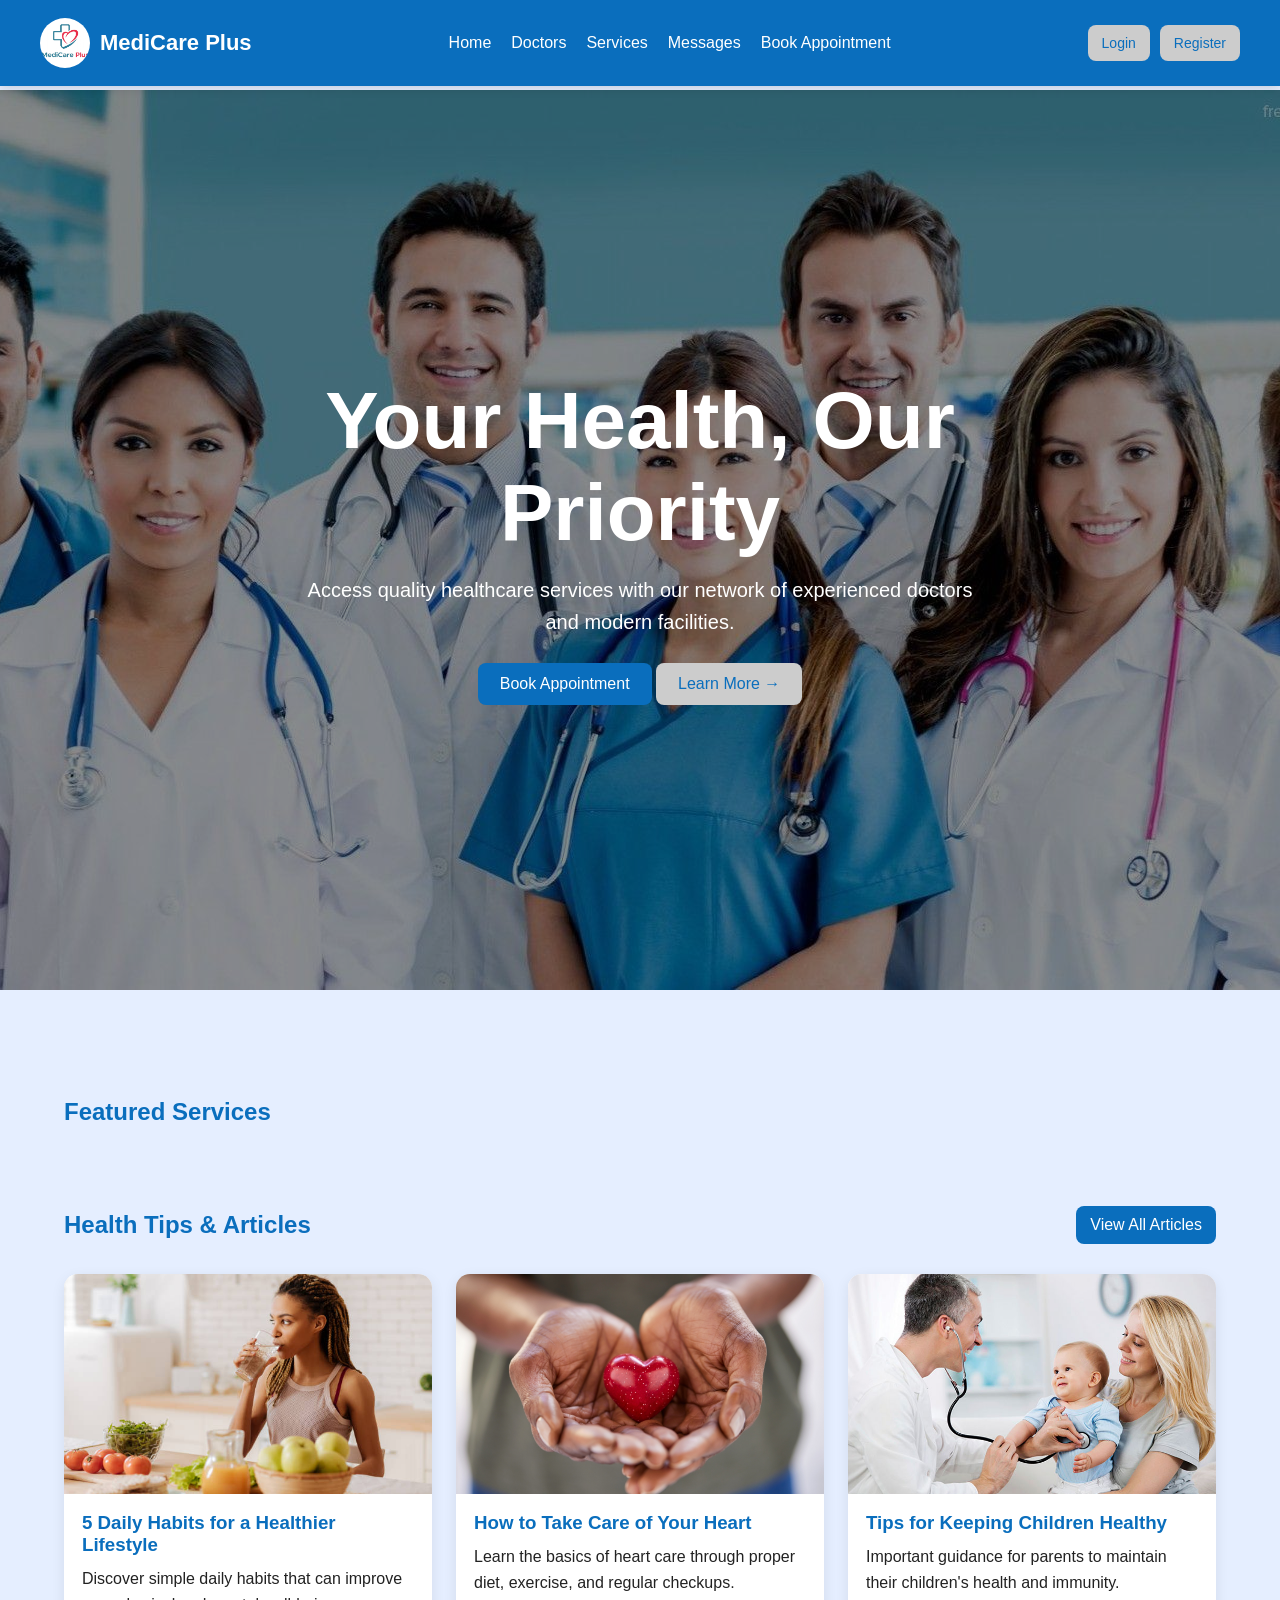
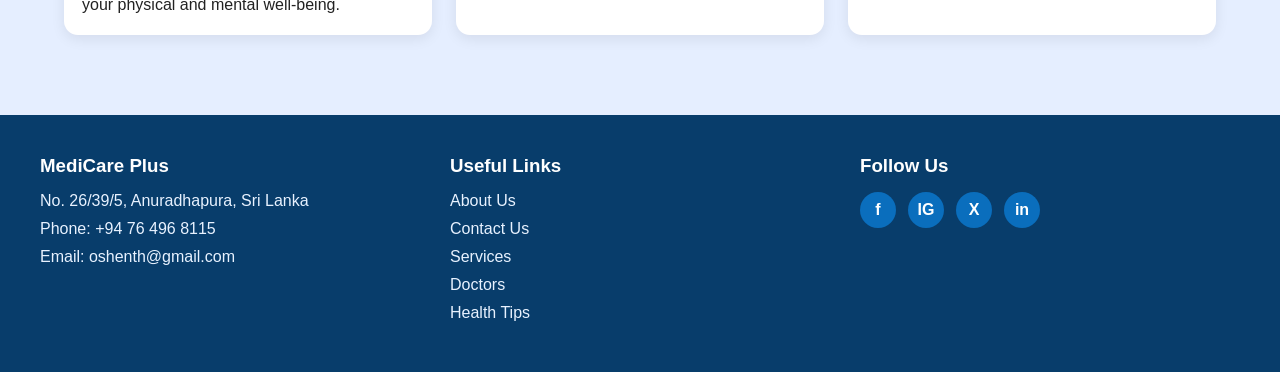
<file: frontend/index.html>
<!DOCTYPE html>
<html>

<head>
    <meta charset="UTF-8">
    <title>MediCare Plus</title>
    <link rel="stylesheet" href="css/style.css">

    <style>
        .hero-content h1 {
            font-size: 80px;
        }
    </style>
</head>

<body>
    <div id="navbar-container"></div>

    <section class="hero hero-image-section full-screen-hero">
        <div class="hero-overlay">
            <div class="hero-content">
                <h1>Your Health, Our Priority</h1>
                <p>Access quality healthcare services with our network of experienced doctors and modern facilities.</p>
                <a href="appointment.html" class="primary-btn">Book Appointment</a>
                <a href="about.html" class="secondary-btn">Learn More &rarr;</a>
            </div>
        </div>
    </section>
    <br>
    <div class="page-container">
        <section>
            <h2 class="section-title">Featured Services</h2>
            <div id="featuredServices" class="card-grid"></div>
        </section>

        <section class="home-articles-section">
            <div class="section-header-row">
                <h2 class="section-title">Health Tips & Articles</h2>
                <a href="health-tips.html" class="small-btn">View All Articles</a>
            </div>

            <div class="article-grid">
                <div class="article-card">
                    <img src="assets/article1.jpg" alt="Healthy lifestyle">
                    <div class="article-content">
                        <h3>5 Daily Habits for a Healthier Lifestyle</h3>
                        <p>Discover simple daily habits that can improve your physical and mental well-being.</p>
                    </div>
                </div>

                <div class="article-card">
                    <img src="assets/article2.jpg" alt="Heart health">
                    <div class="article-content">
                        <h3>How to Take Care of Your Heart</h3>
                        <p>Learn the basics of heart care through proper diet, exercise, and regular checkups.</p>
                    </div>
                </div>

                <div class="article-card">
                    <img src="assets/article3.jpg" alt="Child health">
                    <div class="article-content">
                        <h3>Tips for Keeping Children Healthy</h3>
                        <p>Important guidance for parents to maintain their children's health and immunity.</p>
                    </div>
                </div>
            </div>
        </section>
    </div>

    <div id="footer-container"></div>

    <script src="js/script.js"></script>
    <script src="components/navbar.js"></script>
    <script src="components/footer.js"></script>
    <script>
        function getServiceImage(service) {
            if (service.image && service.image.trim() !== "") {
                return `../backend/${service.image}`;
            }

            return "assets/default-service.jpg";
        }

        function imageErrorFallback(img) {
            img.onerror = null;
            img.src = "assets/default-service.jpg";
        }

        fetch("../backend/get_services.php")
            .then(res => res.json())
            .then(data => {
                const container = document.getElementById("featuredServices");
                container.innerHTML = "";
                data.slice(0, 3).forEach(service => {
                    container.innerHTML += `
            <div class="service-card">
                <img 
                    src="${getServiceImage(service)}" 
                    alt="${service.name}" 
                    loading="lazy"
                    onerror="imageErrorFallback(this)"
                >
                <div class="service-card-content">
                    <h3>${service.name}</h3>
                    <p>${service.description}</p>
                </div>
            </div>
        `;
                });
            });
    </script>
</body>

</html>
</file>
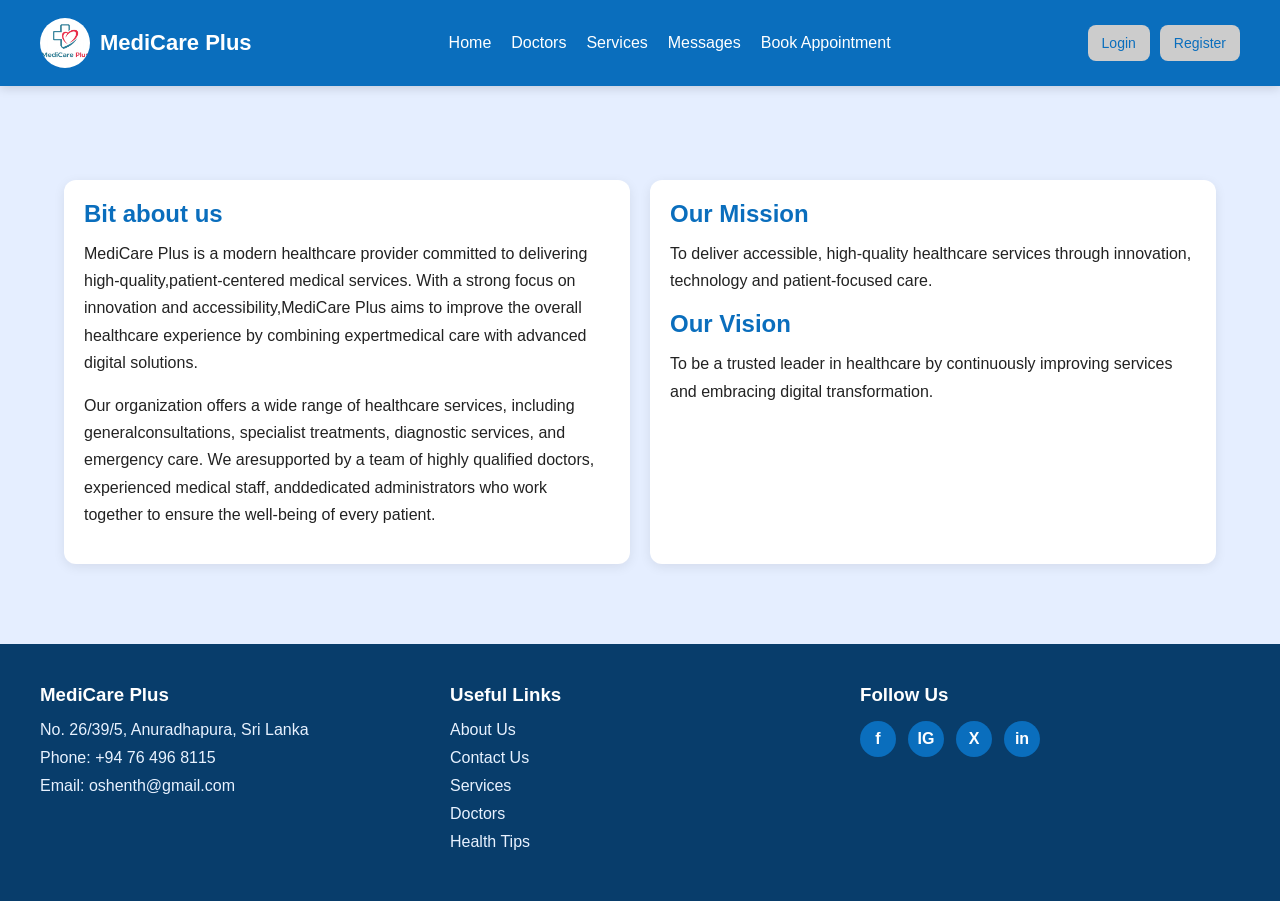
<file: frontend/about.html>
<!DOCTYPE html>
<html>

<head>
    <meta charset="UTF-8">
    <title>About Us - MediCare Plus</title>
    <link rel="stylesheet" href="css/style.css">
</head>

<body>
    <div id="navbar-container"></div>

    <section class="page-banner full-screen-banner">
        <img src="assets/about.jpg" alt="About MediCare Plus">
        <div class="page-banner-overlay">
            <h1 style="font-size: 80px;">Caring for you </h1>
            <h1 style="font-size: 80px;">and your loved ones 24/7</h1>
            <p>MediCare Plus is a modern healthcare provider
                that offers a wide range of medical services
                through a user-friendly digital platform. The
                system allows patients to search for doctors,
                book appointments, access medical records,
                and communicate with healthcare
                professionals efficiently. By integrating
                technology with healthcare services, MediCare
                Plus aims to improve accessibility,
                convenience, and overall patient experience.</p>
        </div>
    </section>

    <div class="page-container">
        <section class="info-grid">
            <div class="info-text card">
                <h2>Bit about us</h2>
                <p>
                    MediCare Plus is a modern healthcare provider committed to delivering high-quality,patient-centered
                    medical
                    services. With a strong focus on innovation and accessibility,MediCare Plus aims to improve the
                    overall healthcare
                    experience by combining expertmedical care with advanced digital solutions.
                </p>
                <p>
                    Our organization offers a wide range of healthcare services, including generalconsultations,
                    specialist treatments,
                    diagnostic services, and emergency care. We aresupported by a team of highly qualified doctors,
                    experienced medical
                    staff, anddedicated administrators who work together to ensure the well-being of every patient.
                </p>
            </div>

            <div class="info-text card">
                <h2>Our Mission</h2>
                <p>
                    To deliver accessible, high-quality healthcare services
                    through innovation, technology and patient-focused care.
                </p>

                <h2>Our Vision</h2>
                <p>
                    To be a trusted leader in healthcare by continuously improving services and embracing
                    digital transformation.
                </p>
            </div>
        </section>
    </div>

    <div id="footer-container"></div>

    <script src="js/script.js"></script>
    <script src="components/navbar.js"></script>
    <script src="components/footer.js"></script>
</body>

</html>
</file>
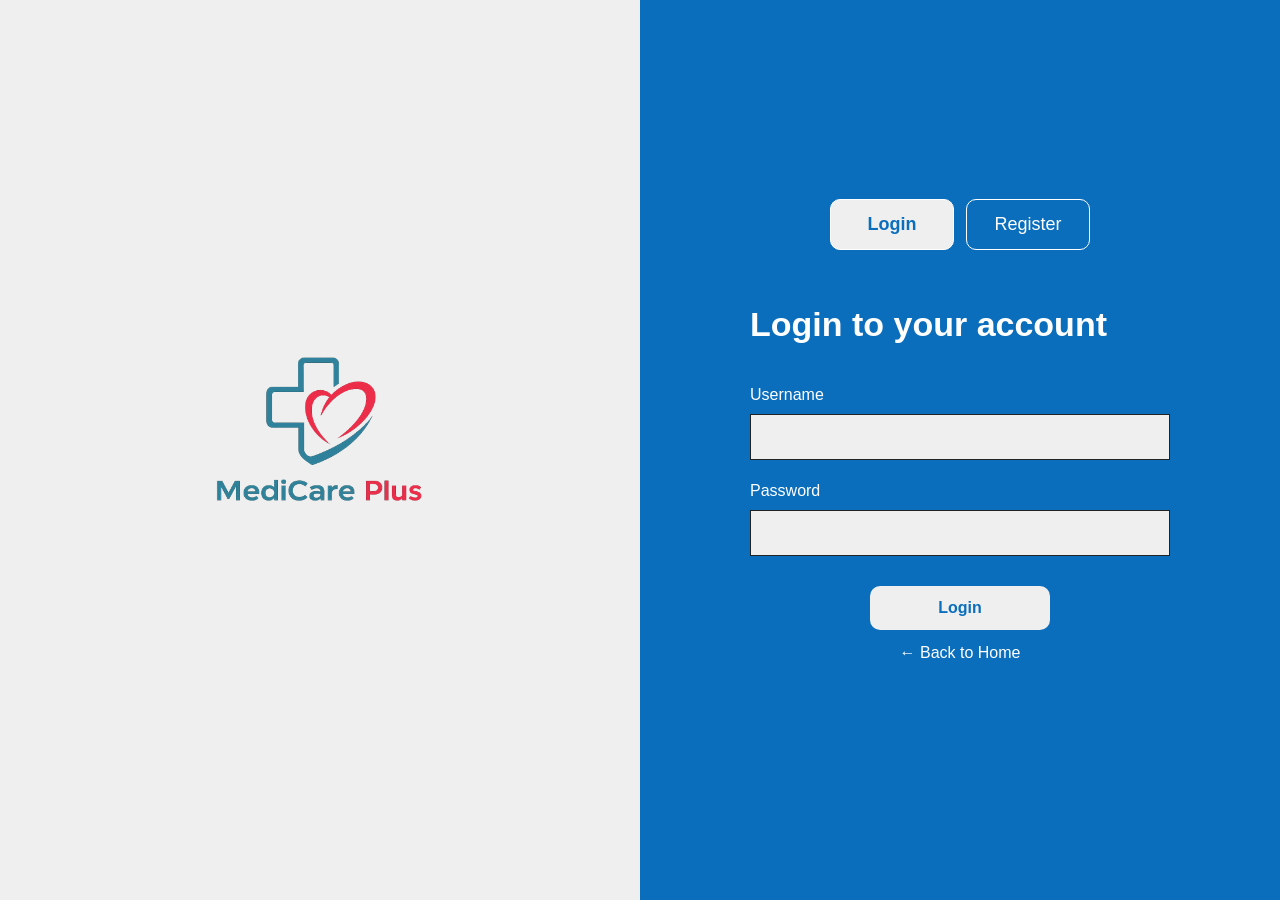
<file: frontend/admin.html>
<!DOCTYPE html>
<html>

<head>
    <meta charset="UTF-8">
    <title>Admin Dashboard - MediCare Plus</title>
    <link rel="stylesheet" href="css/style.css">
</head>

<body>
    <div id="navbar-container"></div>

    <div class="dashboard">
        <h2>Admin Dashboard</h2>

        <div class="dashboard-section">
            <h3>Manage Doctors</h3>
            <form id="doctorForm">
                <input type="hidden" id="doctor_profile_id">
                <input type="hidden" id="doctor_user_id">
                <input id="doctor_name" placeholder="Doctor Name" required>
                <input id="doctor_email" type="email" placeholder="Doctor Email" required>
                <input id="doctor_password" placeholder="Password (only for add)">
                <input id="doctor_specialization" placeholder="Specialization" required>
                <input id="doctor_experience" type="number" placeholder="Experience" required>
                <input id="doctor_fee" type="number" placeholder="Fee" required>
                <input id="doctor_availability" placeholder="Availability" required>
                <button type="submit">Save Doctor</button>
            </form>
            <p id="doctorMessage" class="notice"></p>
            <div class="table-wrap">
                <table>
                    <thead>
                        <tr>
                            <th>Name</th>
                            <th>Email</th>
                            <th>Specialization</th>
                            <th>Experience</th>
                            <th>Fee</th>
                            <th>Availability</th>
                            <th>Actions</th>
                        </tr>
                    </thead>
                    <tbody id="doctorTableBody"></tbody>
                </table>
            </div>
        </div>

        <div class="dashboard-section">
            <h3>Manage Patients</h3>
            <form id="patientForm">
                <input type="hidden" id="patient_id">
                <input id="patient_name" placeholder="Patient Name" required>
                <input id="patient_email" type="email" placeholder="Patient Email" required>
                <input id="patient_password" placeholder="Password (only for add)">
                <button type="submit">Save Patient</button>
            </form>
            <p id="patientMessage" class="notice"></p>
            <div class="table-wrap">
                <table>
                    <thead>
                        <tr>
                            <th>Name</th>
                            <th>Email</th>
                            <th>Actions</th>
                        </tr>
                    </thead>
                    <tbody id="patientTableBody"></tbody>
                </table>
            </div>
        </div>

        <div class="dashboard-section">
            <h3>Manage Services</h3>
            <form id="serviceForm" enctype="multipart/form-data">
                <input type="hidden" id="service_id">
                <input id="service_name" placeholder="Service Name" required>
                <textarea id="service_description" placeholder="Service Description" rows="4" required></textarea>
                <input type="file" id="service_image" accept="image/*">
                <button type="submit">Save Service</button>
            </form>
            <p id="serviceMessage" class="notice"></p>

            <div class="table-wrap">
                <table>
                    <thead>
                        <tr>
                            <th>Image</th>
                            <th>Name</th>
                            <th>Description</th>
                            <th>Actions</th>
                        </tr>
                    </thead>
                    <tbody id="serviceTableBody"></tbody>
                </table>
            </div>
        </div>
    </div>

    <div id="footer-container"></div>

    <script src="js/script.js"></script>
    <script src="components/navbar.js"></script>
    <script src="components/footer.js"></script>
    <script>
        requireRole("admin");

        function clearDoctorForm() {
            document.getElementById("doctor_profile_id").value = "";
            document.getElementById("doctor_user_id").value = "";
            document.getElementById("doctor_name").value = "";
            document.getElementById("doctor_email").value = "";
            document.getElementById("doctor_password").value = "";
            document.getElementById("doctor_specialization").value = "";
            document.getElementById("doctor_experience").value = "";
            document.getElementById("doctor_fee").value = "";
            document.getElementById("doctor_availability").value = "";
        }

        function loadDoctorsAdmin() {
            fetch("../backend/admin_get_doctors.php")
                .then(res => res.json())
                .then(data => {
                    const body = document.getElementById("doctorTableBody");
                    body.innerHTML = "";
                    data.forEach(doc => {
                        body.innerHTML += `
                <tr>
                    <td>${doc.name}</td>
                    <td>${doc.email}</td>
                    <td>${doc.specialization}</td>
                    <td>${doc.experience}</td>
                    <td>${doc.fee}</td>
                    <td>${doc.availability}</td>
                    <td>
                        <button class="inline-btn edit-btn" onclick='editDoctor(${JSON.stringify(doc)})'>Edit</button>
                        <button class="inline-btn delete-btn" onclick="deleteDoctor(${doc.user_id})">Delete</button>
                    </td>
                </tr>
            `;
                    });
                });
        }

        function editDoctor(doc) {
            document.getElementById("doctor_profile_id").value = doc.doctor_profile_id;
            document.getElementById("doctor_user_id").value = doc.user_id;
            document.getElementById("doctor_name").value = doc.name;
            document.getElementById("doctor_email").value = doc.email;
            document.getElementById("doctor_specialization").value = doc.specialization;
            document.getElementById("doctor_experience").value = doc.experience;
            document.getElementById("doctor_fee").value = doc.fee;
            document.getElementById("doctor_availability").value = doc.availability;
        }

        function deleteDoctor(userId) {
            if (!confirm("Delete this doctor?")) return;
            postForm("../backend/admin_delete_doctor.php", { user_id: userId })
                .then(msg => {
                    document.getElementById("doctorMessage").innerText = msg;
                    loadDoctorsAdmin();
                    clearDoctorForm();
                });
        }

        document.getElementById("doctorForm").addEventListener("submit", function (e) {
            e.preventDefault();

            const doctor_profile_id = document.getElementById("doctor_profile_id").value;
            const url = doctor_profile_id ? "../backend/admin_update_doctor.php" : "../backend/admin_add_doctor.php";

            const payload = {
                doctor_profile_id: doctor_profile_id,
                user_id: document.getElementById("doctor_user_id").value,
                name: document.getElementById("doctor_name").value,
                email: document.getElementById("doctor_email").value,
                password: document.getElementById("doctor_password").value,
                specialization: document.getElementById("doctor_specialization").value,
                experience: document.getElementById("doctor_experience").value,
                fee: document.getElementById("doctor_fee").value,
                availability: document.getElementById("doctor_availability").value
            };

            postForm(url, payload).then(msg => {
                document.getElementById("doctorMessage").innerText = msg;
                loadDoctorsAdmin();
                clearDoctorForm();
            });
        });

        function clearPatientForm() {
            document.getElementById("patient_id").value = "";
            document.getElementById("patient_name").value = "";
            document.getElementById("patient_email").value = "";
            document.getElementById("patient_password").value = "";
        }

        function loadPatientsAdmin() {
            fetch("../backend/admin_get_patients.php")
                .then(res => res.json())
                .then(data => {
                    const body = document.getElementById("patientTableBody");
                    body.innerHTML = "";
                    data.forEach(patient => {
                        body.innerHTML += `
                <tr>
                    <td>${patient.name}</td>
                    <td>${patient.email}</td>
                    <td>
                        <button class="inline-btn edit-btn" onclick='editPatient(${JSON.stringify(patient)})'>Edit</button>
                        <button class="inline-btn delete-btn" onclick="deletePatient(${patient.id})">Delete</button>
                    </td>
                </tr>
            `;
                    });
                });
        }

        function editPatient(patient) {
            document.getElementById("patient_id").value = patient.id;
            document.getElementById("patient_name").value = patient.name;
            document.getElementById("patient_email").value = patient.email;
        }

        function deletePatient(id) {
            if (!confirm("Delete this patient?")) return;
            postForm("../backend/admin_delete_patient.php", { id: id })
                .then(msg => {
                    document.getElementById("patientMessage").innerText = msg;
                    loadPatientsAdmin();
                    clearPatientForm();
                });
        }

        document.getElementById("patientForm").addEventListener("submit", function (e) {
            e.preventDefault();

            const id = document.getElementById("patient_id").value;
            const url = id ? "../backend/admin_update_patient.php" : "../backend/admin_add_patient.php";

            const payload = {
                id: id,
                name: document.getElementById("patient_name").value,
                email: document.getElementById("patient_email").value,
                password: document.getElementById("patient_password").value
            };

            postForm(url, payload).then(msg => {
                document.getElementById("patientMessage").innerText = msg;
                loadPatientsAdmin();
                clearPatientForm();
            });
        });

        function clearServiceForm() {
            document.getElementById("service_id").value = "";
            document.getElementById("service_name").value = "";
            document.getElementById("service_description").value = "";
            document.getElementById("service_image").value = "";
        }

        function loadServicesAdmin() {
            fetch("../backend/admin_get_services.php")
                .then(res => res.json())
                .then(data => {
                    const body = document.getElementById("serviceTableBody");
                    body.innerHTML = "";
                    data.forEach(service => {
                        const imageSrc = service.image ? `../backend/${service.image}` : "assets/default-service.jpg";

                        body.innerHTML += `
                <tr>
                    <td><img src="${imageSrc}" alt="${service.name}" width="80" height="60" style="object-fit:cover;border-radius:6px;"></td>
                    <td>${service.name}</td>
                    <td>${service.description}</td>
                    <td>
                        <button class="inline-btn edit-btn" onclick='editService(${JSON.stringify(service)})'>Edit</button>
                        <button class="inline-btn delete-btn" onclick="deleteService(${service.id})">Delete</button>
                    </td>
                </tr>
            `;
                    });
                });
        }

        function editService(service) {
            document.getElementById("service_id").value = service.id;
            document.getElementById("service_name").value = service.name;
            document.getElementById("service_description").value = service.description;
        }

        function deleteService(id) {
            if (!confirm("Delete this service?")) return;
            postForm("../backend/admin_delete_service.php", { id: id })
                .then(msg => {
                    document.getElementById("serviceMessage").innerText = msg;
                    loadServicesAdmin();
                    clearServiceForm();
                });
        }

        document.getElementById("serviceForm").addEventListener("submit", function (e) {
            e.preventDefault();

            const id = document.getElementById("service_id").value;
            const url = id ? "../backend/admin_update_service.php" : "../backend/admin_add_service.php";

            const formData = new FormData();
            formData.append("id", document.getElementById("service_id").value);
            formData.append("name", document.getElementById("service_name").value);
            formData.append("description", document.getElementById("service_description").value);

            const imageFile = document.getElementById("service_image").files[0];
            if (imageFile) {
                formData.append("image", imageFile);
            }

            fetch(url, {
                method: "POST",
                body: formData
            })
                .then(res => res.text())
                .then(msg => {
                    document.getElementById("serviceMessage").innerText = msg;
                    loadServicesAdmin();
                    clearServiceForm();
                });
        });

        loadDoctorsAdmin();
        loadPatientsAdmin();
        loadServicesAdmin();
    </script>
</body>

</html>
</file>
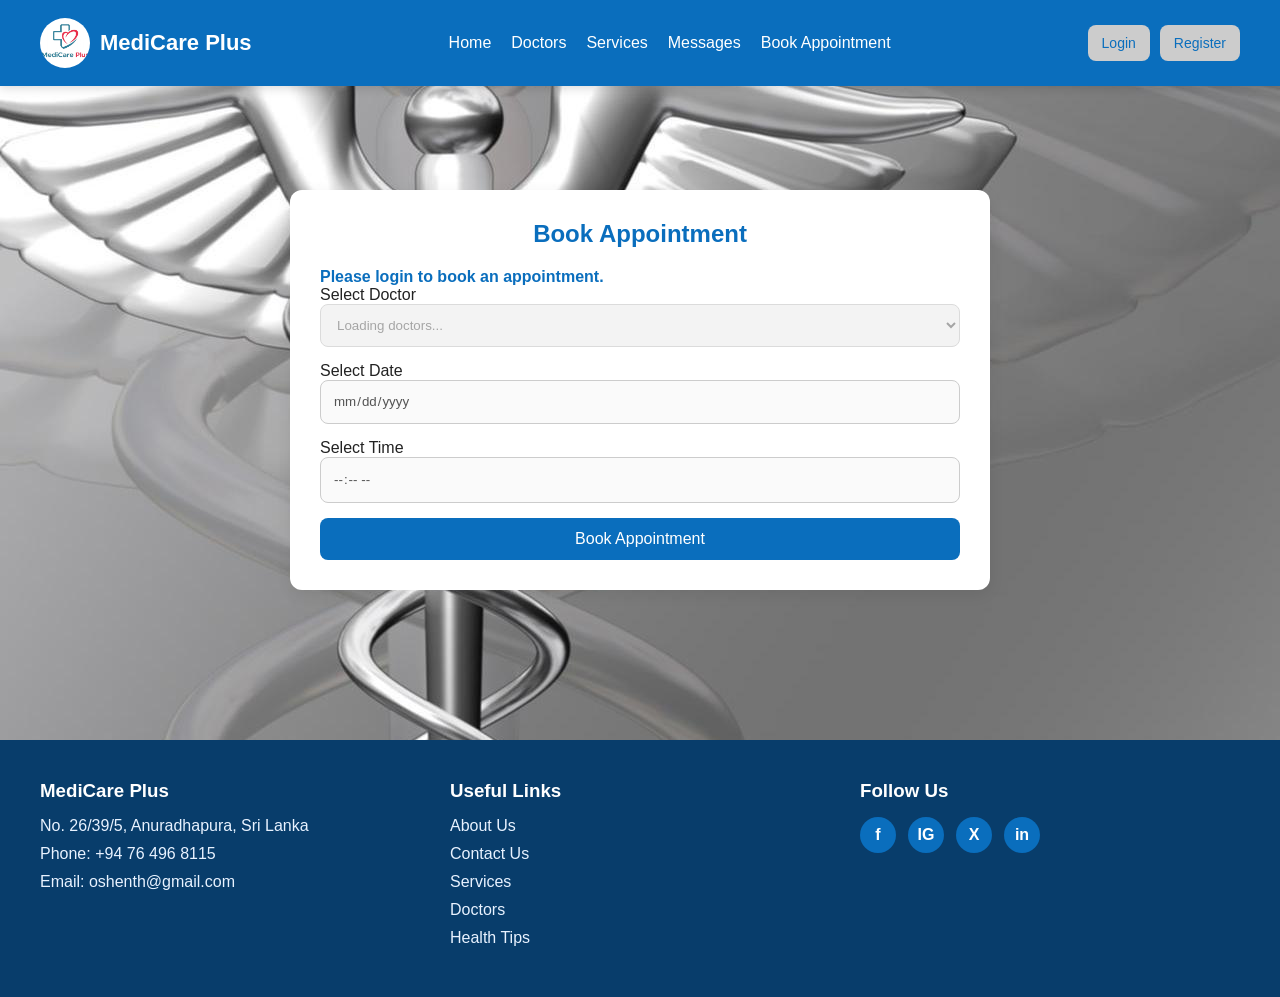
<file: frontend/appointment.html>
<!DOCTYPE html>
<html>

<head>
    <meta charset="UTF-8">
    <title>Book Appointment - MediCare Plus</title>
    <link rel="stylesheet" href="css/style.css">

    <style>
        body {
            background-image: url('../frontend/assets/message-bg.jpg');
        }
    </style>
</head>

<body>
    <div id="navbar-container"></div>

    <div class="page-container auth-page">
        <div class="form-card">
            <h2>Book Appointment</h2>

            <p id="bookingNotice" class="notice"></p>

            <form id="appointmentForm">
                <input type="hidden" id="patient_id" name="patient_id">

                <label for="doctor_id">Select Doctor</label>
                <select id="doctor_id" name="doctor_id" required>
                    <option value="">Loading doctors...</option>
                </select>

                <label for="date">Select Date</label>
                <input type="date" id="date" name="date" required>

                <label for="time">Select Time</label>
                <input type="time" id="time" name="time" required>

                <button type="submit" id="bookBtn">Book Appointment</button>
            </form>
        </div>
    </div>

    <div id="footer-container"></div>

    <div id="popupModal" class="custom-modal">
        <div class="custom-modal-content">
            <span class="close-popup" onclick="closePopup()">&times;</span>
            <h3 id="popupTitle"></h3>
            <p id="popupMessage"></p>
        </div>
    </div>

    <script src="js/script.js"></script>
    <script src="components/navbar.js"></script>
    <script src="components/footer.js"></script>
    <script>
        const currentUser = getUser();
        const bookingNotice = document.getElementById("bookingNotice");
        const appointmentForm = document.getElementById("appointmentForm");
        const patientIdInput = document.getElementById("patient_id");
        const doctorSelect = document.getElementById("doctor_id");
        const dateInput = document.getElementById("date");

        function showPopup(title, message) {
            document.getElementById("popupTitle").innerText = title;
            document.getElementById("popupMessage").innerText = message;
            document.getElementById("popupModal").style.display = "flex";
        }

        function closePopup() {
            document.getElementById("popupModal").style.display = "none";
        }

        window.onclick = function (event) {
            const modal = document.getElementById("popupModal");
            if (event.target === modal) {
                closePopup();
            }
        };

        function disableBooking(message) {
            bookingNotice.innerText = message;
            Array.from(appointmentForm.elements).forEach(el => el.disabled = true);
        }

        function setMinDate() {
            const today = new Date();
            const year = today.getFullYear();
            const month = String(today.getMonth() + 1).padStart(2, "0");
            const day = String(today.getDate()).padStart(2, "0");
            const minDate = `${year}-${month}-${day}`;
            dateInput.min = minDate;
        }

        function loadDoctors() {
            fetch("../backend/get_doctors.php")
                .then(res => res.json())
                .then(data => {
                    doctorSelect.innerHTML = '<option value="">Select Doctor</option>';

                    data.forEach(doc => {
                        doctorSelect.innerHTML += `
                <option value="${doc.user_id}">
                    ${doc.name} - ${doc.specialization} - Rs. ${doc.fee}
                </option>
            `;
                    });

                    const params = new URLSearchParams(window.location.search);
                    const doctorId = params.get("doctor_id");
                    if (doctorId) {
                        doctorSelect.value = doctorId;
                    }
                });
        }

        setMinDate();

        if (!currentUser) {
            disableBooking("Please login to book an appointment.");
        } else if (currentUser.role !== "patient") {
            disableBooking("Only patients can book an appointment.");
        } else {
            patientIdInput.value = currentUser.id;
            loadDoctors();
        }

        appointmentForm.addEventListener("submit", function (e) {
            e.preventDefault();

            if (!currentUser) {
                showPopup("Booking Error", "Please login to book an appointment.");
                return;
            }

            if (currentUser.role !== "patient") {
                showPopup("Booking Error", "Only patients can book an appointment.");
                return;
            }

            const selectedDate = dateInput.value;
            const today = new Date();
            const todayString = `${today.getFullYear()}-${String(today.getMonth() + 1).padStart(2, "0")}-${String(today.getDate()).padStart(2, "0")}`;

            if (selectedDate < todayString) {
                showPopup("Booking Error", "Past dates are not allowed. Please select today or a future date.");
                return;
            }

            const formData = new URLSearchParams();
            formData.append("patient_id", patientIdInput.value);
            formData.append("doctor_id", doctorSelect.value);
            formData.append("date", selectedDate);
            formData.append("time", document.getElementById("time").value);

            fetch("../backend/book_appointment.php", {
                method: "POST",
                headers: { "Content-Type": "application/x-www-form-urlencoded" },
                body: formData.toString()
            })
                .then(res => res.json())
                .then(data => {
                    if (data.status === "success") {
                        showPopup("Booking Successful", data.message);
                        appointmentForm.reset();
                        patientIdInput.value = currentUser.id;
                        setMinDate();
                        loadDoctors();
                    } else {
                        showPopup("Booking Error", data.message);
                    }
                })
                .catch(() => {
                    showPopup("Booking Error", "Something went wrong while booking the appointment.");
                });
        });
    </script>
</body>

</html>
</file>
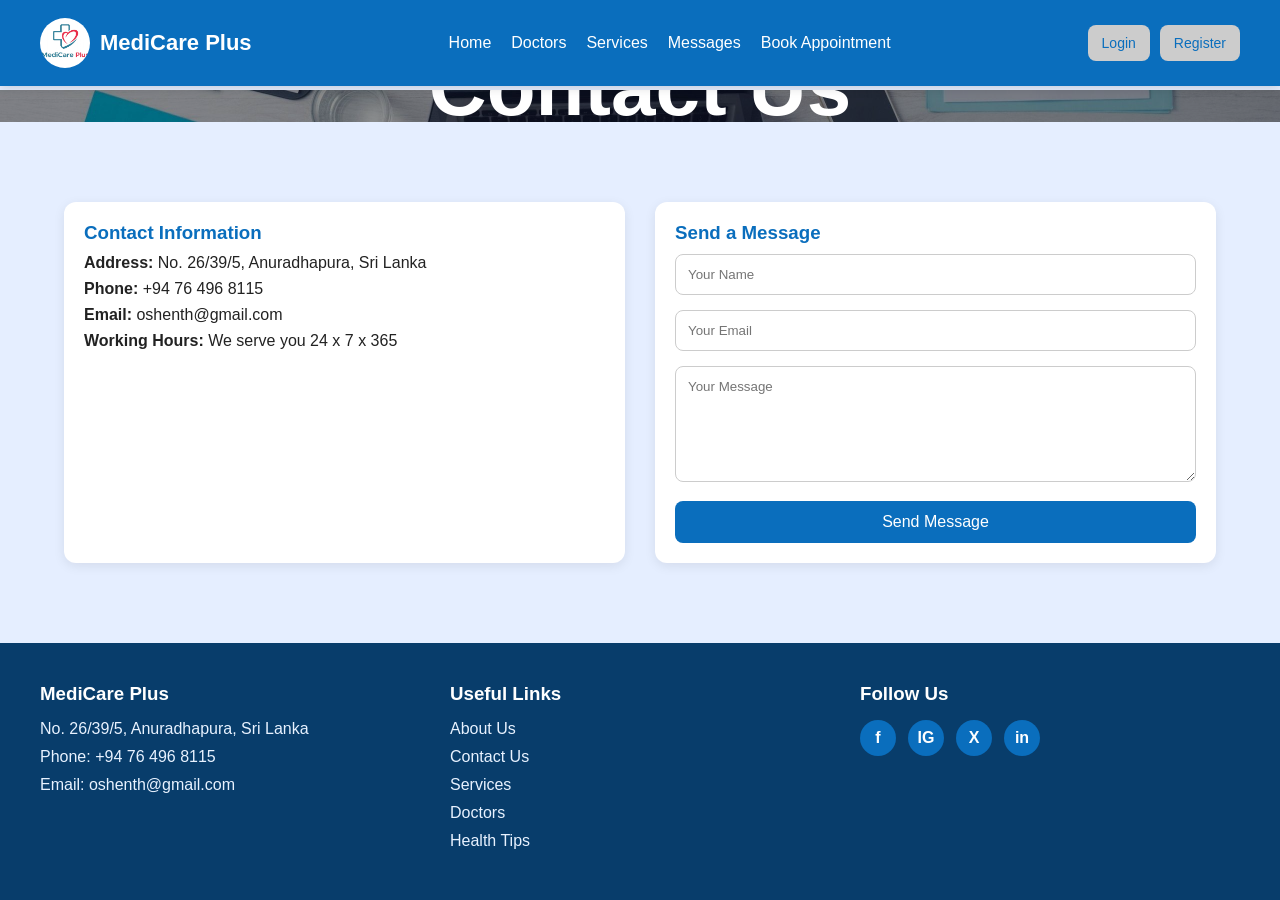
<file: frontend/contact.html>
<!DOCTYPE html>
<html>

<head>
    <meta charset="UTF-8">
    <title>Contact Us - MediCare Plus</title>
    <link rel="stylesheet" href="css/style.css">
</head>

<body>
    <div id="navbar-container"></div>

    <section class="page-banner full-screen-banner">
        <img src="assets/contact.jpg" alt="Contact MediCare Plus">
        <div class="page-banner-overlay">
            <h1 style="font-size: 80px;">Contact Us</h1>
            <p>We are here to help you with appointments, services and general inquiries.</p>
        </div>
    </section>

    <div class="page-container">
        <div class="card-grid contact-grid">
            <div class="card">
                <h3>Contact Information</h3>
                <p><strong>Address:</strong> No. 26/39/5, Anuradhapura, Sri Lanka</p>
                <p><strong>Phone:</strong> +94 76 496 8115</p>
                <p><strong>Email:</strong> oshenth@gmail.com</p>
                <p><strong>Working Hours:</strong> We serve you 24 x 7 x 365</p>
            </div>

            <div class="card">
                <h3>Send a Message</h3>
                <form id="contactForm">
                    <input name="name" id="name" placeholder="Your Name" required>
                    <input name="email" id="email" type="email" placeholder="Your Email" required>
                    <textarea name="message" id="message" placeholder="Your Message" rows="6" required></textarea>
                    <button type="submit">Send Message</button>
                </form>
            </div>
        </div>
    </div>

    <div id="footer-container"></div>

    <script src="js/script.js"></script>
    <script src="components/navbar.js"></script>
    <script src="components/footer.js"></script>

    <script>
        function showPopup(title, message) {
            document.getElementById("popupTitle").innerText = title;
            document.getElementById("popupMessage").innerText = message;
            document.getElementById("popupModal").style.display = "flex";
        }

        function closePopup() {
            document.getElementById("popupModal").style.display = "none";
        }

        window.onclick = function (event) {
            const modal = document.getElementById("popupModal");
            if (event.target === modal) {
                closePopup();
            }
        };

        document.getElementById("contactForm").addEventListener("submit", function (e) {
            e.preventDefault();

            const formData = new URLSearchParams();
            formData.append("name", document.getElementById("name").value);
            formData.append("email", document.getElementById("email").value);
            formData.append("message", document.getElementById("message").value);

            fetch("../backend/contact.php", {
                method: "POST",
                headers: { "Content-Type": "application/x-www-form-urlencoded" },
                body: formData.toString()
            })
                .then(res => res.text())
                .then(response => {
                    showPopup("Success", "Message sent successfully.");
                    document.getElementById("contactForm").reset();
                })
                .catch(() => {
                    showPopup("Error", "Failed to send message.");
                });
        });
    </script>

    <div id="popupModal" class="custom-modal">
        <div class="custom-modal-content">
            <span class="close-popup" onclick="closePopup()">&times;</span>
            <h3 id="popupTitle"></h3>
            <p id="popupMessage"></p>
        </div>
    </div>
</body>

</html>
</file>
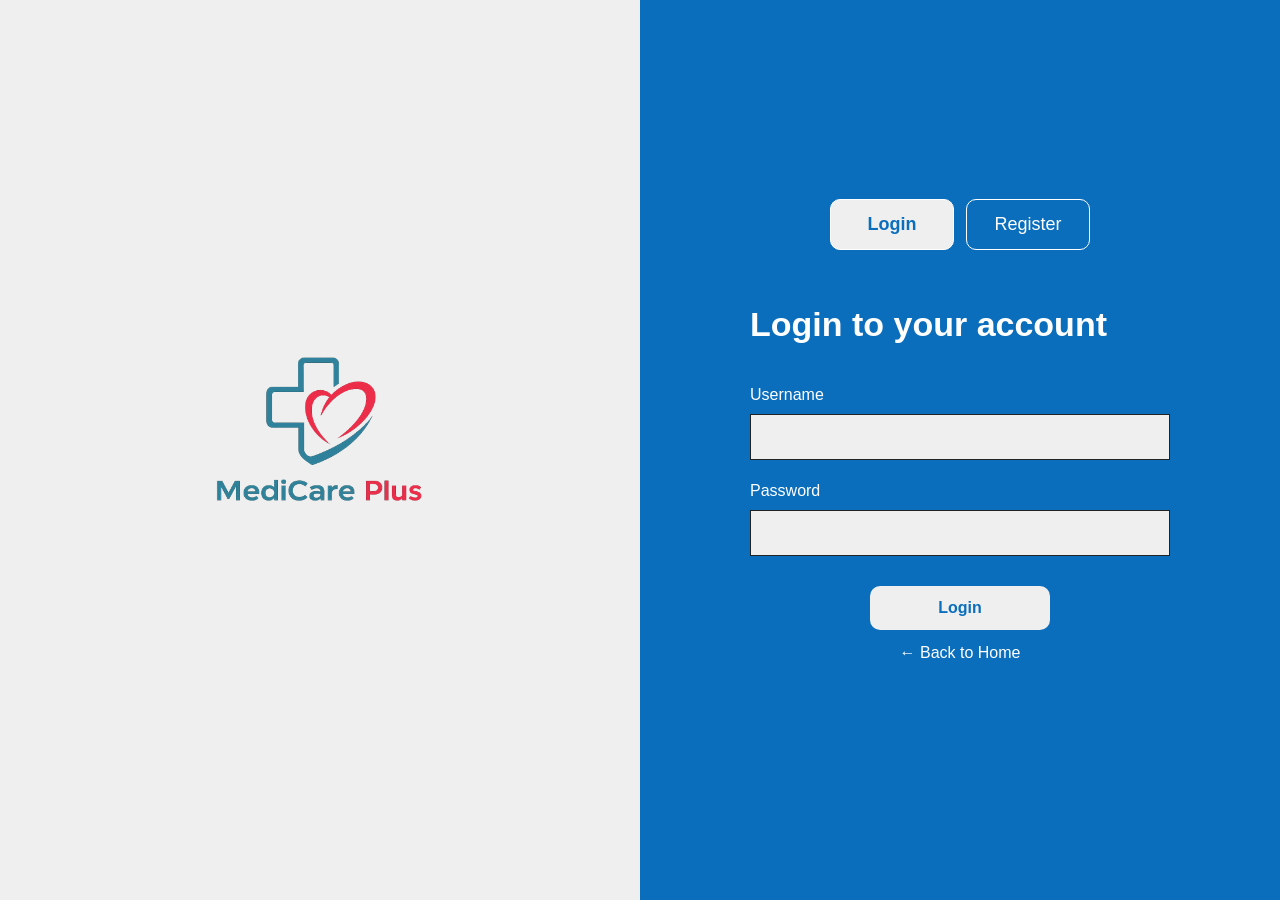
<file: frontend/doctor.html>
<!DOCTYPE html>
<html>

<head>
    <meta charset="UTF-8">
    <title>Doctor Dashboard - MediCare Plus</title>
    <link rel="stylesheet" href="css/style.css">
</head>

<body>
    <div id="navbar-container"></div>

    <div class="dashboard">
        <h2>Doctor Dashboard</h2>

        <div class="dashboard-section">
            <h3>My Appointments</h3>
            <div id="appointments" class="dashboard-list"></div>
        </div>
    </div>

    <div id="footer-container"></div>

    <script src="js/script.js"></script>
    <script src="components/navbar.js"></script>
    <script src="components/footer.js"></script>
    <script>
        const doctorUser = requireRole("doctor");

        fetch(`../backend/get_appointments.php?doctor_id=${doctorUser.id}`)
            .then(res => res.json())
            .then(data => {
                const container = document.getElementById("appointments");
                container.innerHTML = "";

                if (data.length === 0) {
                    container.innerHTML = "<p>No appointments found.</p>";
                    return;
                }

                data.forEach(app => {
                    container.innerHTML += `<p>${app.patient_name} - ${app.date} at ${app.time}</p>`;
                });
            });
    </script>
</body>

</html>
</file>
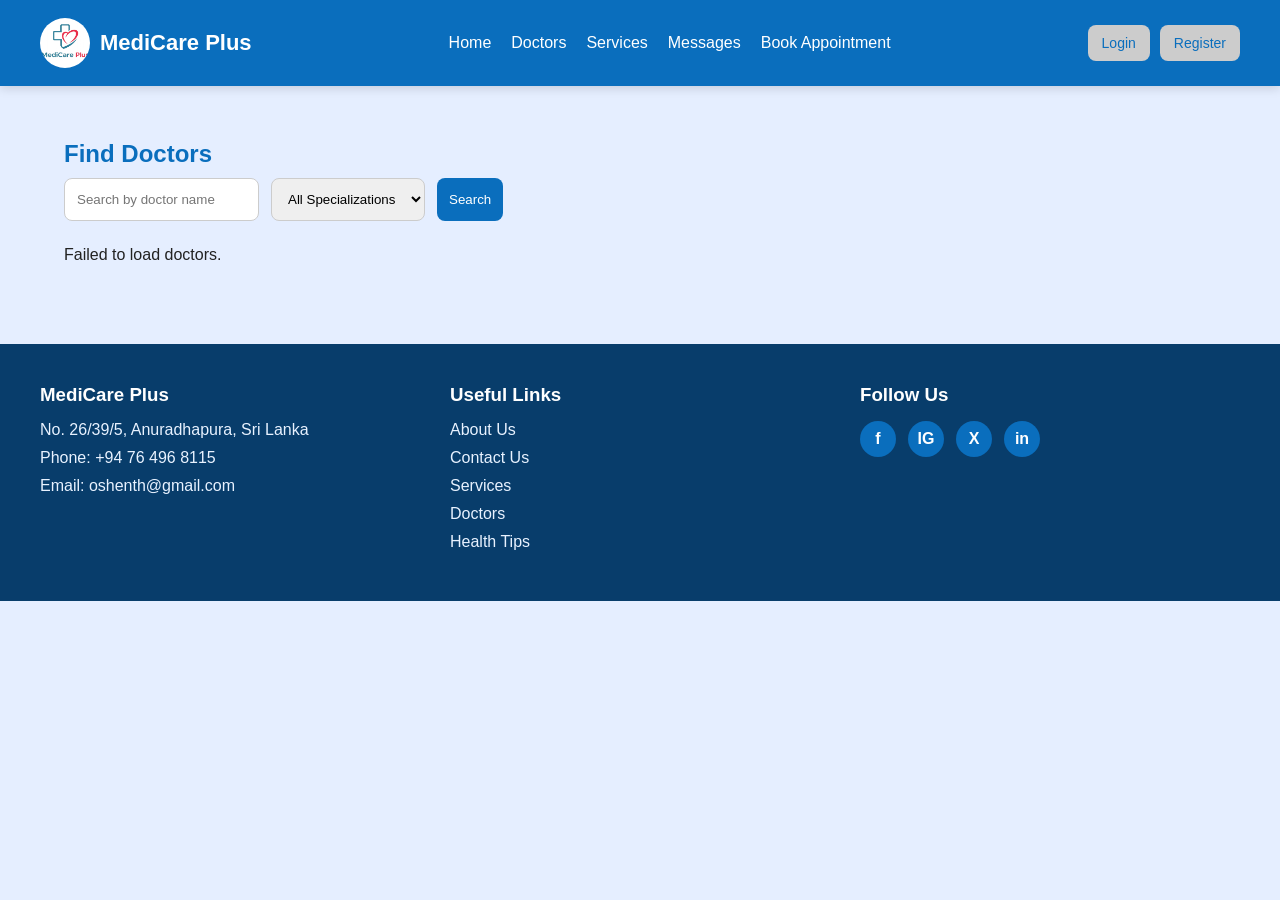
<file: frontend/doctors.html>
<!DOCTYPE html>
<html>

<head>
    <meta charset="UTF-8">
    <title>Doctors - MediCare Plus</title>
    <link rel="stylesheet" href="css/style.css">
</head>

<body>
    <div id="navbar-container"></div>

    <div class="page-container">
        <h2 class="section-title">Find Doctors</h2>

        <div class="filter-row">
            <input type="text" id="search" placeholder="Search by doctor name">
            <select id="specialization">
                <option value="">All Specializations</option>
                <option value="Cardiology">Cardiology</option>
                <option value="Pediatrics">Pediatrics</option>
                <option value="Radiology">Radiology</option>
                <option value="Emergency Care">Emergency Care</option>
                <option value="Mental Health">Mental Health</option>
            </select>
            <button onclick="loadDoctors()">Search</button>
        </div>

        <div id="doctorList" class="card-grid"></div>
    </div>

    <div id="footer-container"></div>

    <div id="popupModal" class="custom-modal">
        <div class="custom-modal-content">
            <span class="close-popup" onclick="closePopup()">&times;</span>
            <h3 id="popupTitle"></h3>
            <p id="popupMessage"></p>
        </div>
    </div>

    <script src="js/script.js"></script>
    <script src="components/navbar.js"></script>
    <script src="components/footer.js"></script>

    <script>
        function showPopup(title, message) {
            document.getElementById("popupTitle").innerText = title;
            document.getElementById("popupMessage").innerText = message;
            document.getElementById("popupModal").style.display = "flex";
        }

        function closePopup() {
            document.getElementById("popupModal").style.display = "none";
        }

        window.onclick = function (event) {
            const modal = document.getElementById("popupModal");
            if (event.target === modal) {
                closePopup();
            }
        };

        function handleBooking(doctorId) {
            const user = getUser();

            if (!user) {
                showPopup("Login Required", "Please login to book an appointment.");
                setTimeout(() => {
                    window.location.href = "login.html";
                }, 1200);
                return;
            }

            if (user.role !== "patient") {
                showPopup("Access Denied", "Only patients can book appointments.");
                return;
            }

            window.location.href = `appointment.html?doctor_id=${doctorId}`;
        }

        function renderStars(rating) {
            const rounded = Math.round(rating);
            let stars = "";
            for (let i = 1; i <= 5; i++) {
                stars += i <= rounded ? "&#9733;" : "&#9733;";
            }
            return stars;
        }

        function loadDoctors() {
            const search = document.getElementById("search").value;
            const specialization = document.getElementById("specialization").value;

            fetch(`../backend/get_doctors.php?search=${encodeURIComponent(search)}&specialization=${encodeURIComponent(specialization)}`)
                .then(res => res.json())
                .then(data => {
                    const container = document.getElementById("doctorList");
                    container.innerHTML = "";

                    if (!Array.isArray(data) || data.length === 0) {
                        container.innerHTML = "<p>No doctors found.</p>";
                        return;
                    }

                    data.forEach(doc => {
                        container.innerHTML += `
                <div class="doctor-card">
                    <div class="doctor-image">
                        <img src="assets/doctor.jpg" alt="${doc.name}">
                    </div>

                    <div class="doctor-info">
                        <h3>${doc.name}</h3>
                        <p class="specialization">${doc.specialization}</p>

                        <div class="doctor-rating">
                            <span class="stars">${renderStars(doc.average_rating)}</span>
                            <span class="rating-text">${doc.average_rating}/5 (${doc.total_reviews} reviews)</span>
                        </div>

                        <div class="doctor-meta">
                            <span> &#9764; ${doc.experience} yrs</span>
                            <span> Rs. ${doc.fee}</span>
                        </div>

                        <p><strong>Availability:</strong> ${doc.availability}</p>

                        <button class="book-btn" onclick="handleBooking(${doc.user_id})">
                            Book Appointment
                        </button>
                    </div>
                </div>
            `;
                    });
                })
                .catch(() => {
                    document.getElementById("doctorList").innerHTML = "<p>Failed to load doctors.</p>";
                });
        }

        loadDoctors();
    </script>

</body>

</html>
</file>
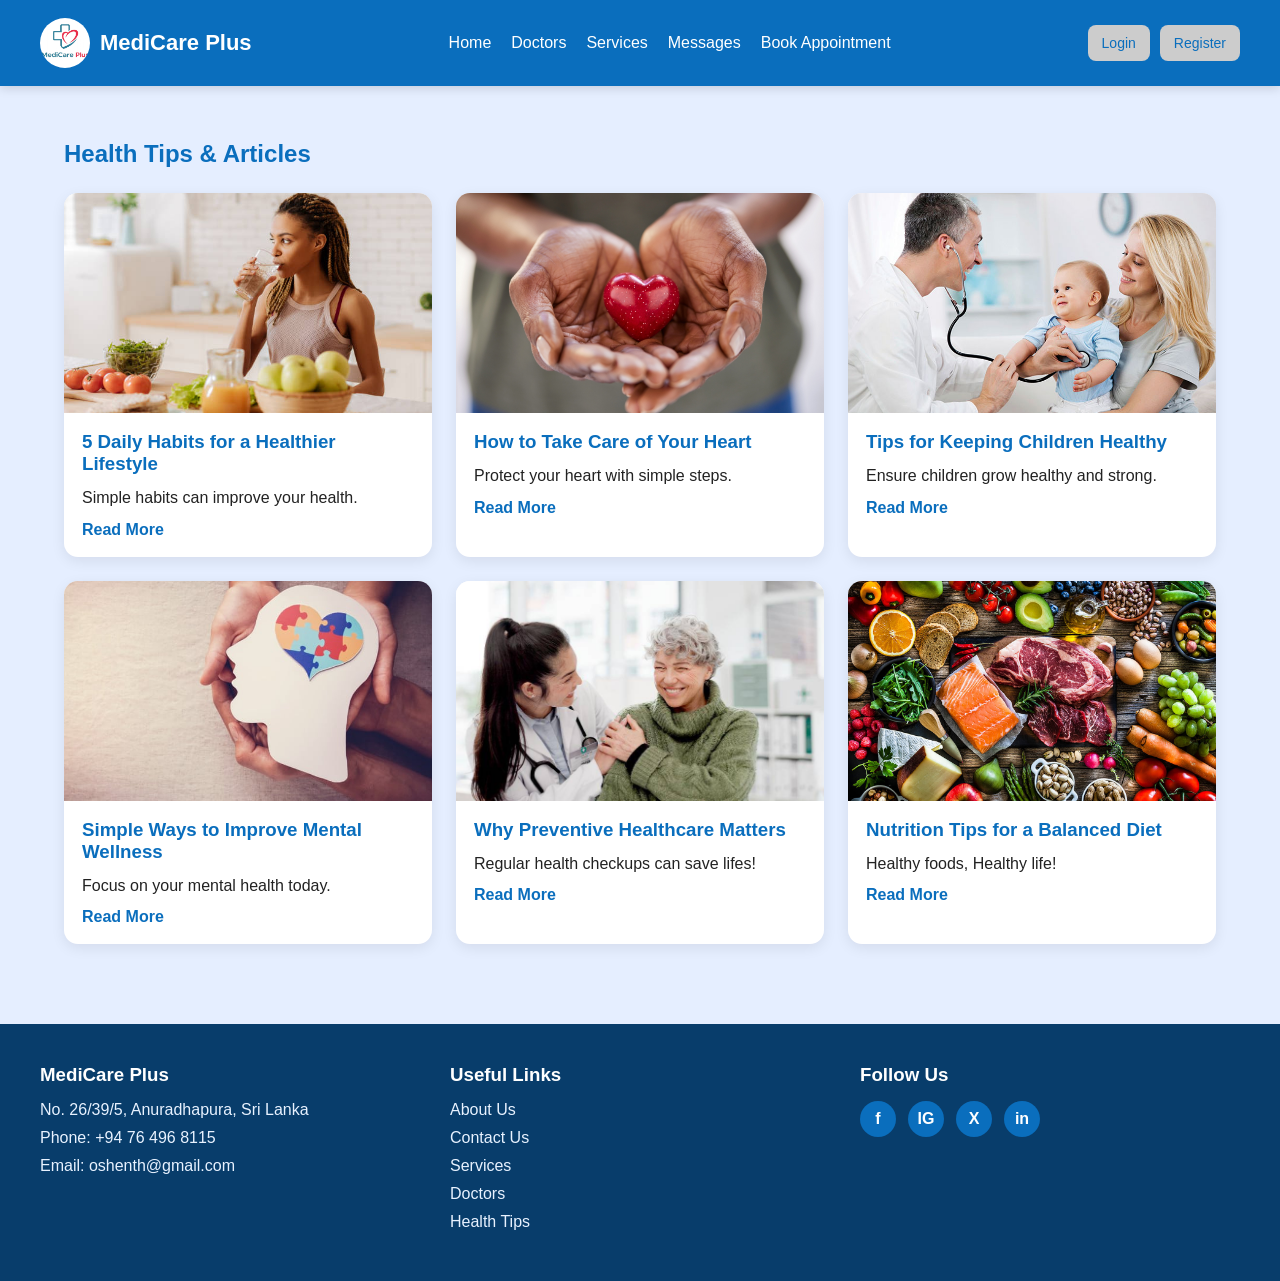
<file: frontend/health-tips.html>
<!DOCTYPE html>
<html>

<head>
    <meta charset="UTF-8">
    <title>Health Tips & Articles - MediCare Plus</title>
    <link rel="stylesheet" href="css/style.css">
    <style>
        .article-card {
            transition: transform 0.3s ease, box-shadow 0.3s ease;
            cursor: pointer;
        }

        .article-card:hover {
            transform: translateY(-8px);
            box-shadow: 0 10px 24px rgba(0, 0, 0, 0.15);
        }

        .read-more {
            color: #0a6ebd;
            font-weight: bold;
            cursor: pointer;
            margin-top: 10px;
            display: inline-block;
        }

        .article-modal {
            display: none;
            position: fixed;
            z-index: 2000;
            left: 0;
            top: 0;
            width: 100%;
            height: 100%;
            background: rgba(0, 0, 0, 0.6);
            justify-content: center;
            align-items: center;
            padding: 20px;
        }

        .article-modal-content {
            background: #fff;
            max-width: 700px;
            width: 100%;
            padding: 30px;
            border-radius: 14px;
            position: relative;
            box-shadow: 0 8px 24px rgba(0, 0, 0, 0.2);
            animation: fadeIn 0.25s ease;
        }

        .article-modal-content h3 {
            color: #0a6ebd;
            margin-bottom: 15px;
        }

        .article-modal-content p {
            line-height: 1.7;
            color: #444;
        }

        .close-modal {
            position: absolute;
            top: 12px;
            right: 18px;
            font-size: 28px;
            font-weight: bold;
            color: #666;
            cursor: pointer;
        }

        .close-modal:hover {
            color: #000;
        }

        @keyframes fadeIn {
            from {
                opacity: 0;
                transform: scale(0.96);
            }

            to {
                opacity: 1;
                transform: scale(1);
            }
        }
    </style>
</head>

<body>

    <div id="navbar-container"></div>

    <div class="page-container">
        <h2 class="section-title">Health Tips & Articles</h2>

        <div class="article-grid">

            <div class="article-card">
                <img src="assets/article1.jpg" alt="Healthy lifestyle">
                <div class="article-content">
                    <h3>5 Daily Habits for a Healthier Lifestyle</h3>
                    <p>Simple habits can improve your health.</p>
                    <span class="read-more" onclick="openModal('habitModal')">Read More</span>
                </div>
            </div>

            <div class="article-card">
                <img src="assets/article2.jpg" alt="Heart health">
                <div class="article-content">
                    <h3>How to Take Care of Your Heart</h3>
                    <p>Protect your heart with simple steps.</p>
                    <span class="read-more" onclick="openModal('heartModal')">Read More</span>
                </div>
            </div>

            <div class="article-card">
                <img src="assets/article3.jpg" alt="Child health">
                <div class="article-content">
                    <h3>Tips for Keeping Children Healthy</h3>
                    <p>Ensure children grow healthy and strong.</p>
                    <span class="read-more" onclick="openModal('childModal')">Read More</span>
                </div>
            </div>

            <div class="article-card">
                <img src="assets/article4.jpg" alt="Mental wellness">
                <div class="article-content">
                    <h3>Simple Ways to Improve Mental Wellness</h3>
                    <p>Focus on your mental health today.</p>
                    <span class="read-more" onclick="openModal('mentalHealthModal')">Read More</span>
                </div>
            </div>

            <div class="article-card">
                <img src="assets/article5.jpg" alt="Preventive healthcare">
                <div class="article-content">
                    <h3>Why Preventive Healthcare Matters</h3>
                    <p>Regular health checkups can save lifes!</p>
                    <span class="read-more" onclick="openModal('preventiveHealthModal')">Read More</span>
                </div>
            </div>

            <div class="article-card">
                <img src="assets/article6.jpg" alt="Nutrition">
                <div class="article-content">
                    <h3>Nutrition Tips for a Balanced Diet</h3>
                    <p>Healthy foods, Healthy life!</p>

                    <span class="read-more" onclick="openModal('balanceDietModal')">Read More</span>
                </div>
            </div>

        </div>
    </div>

    <div id="footer-container"></div>

    <div id="habitModal" class="article-modal">
        <div class="article-modal-content">
            <span class="close-modal" onclick="closeModal('habitModal')">&times;</span>
            <h3>5 Daily Habits for a Healthier Lifestyle</h3>
            <ul>
                <li>Drink enough water throughout the day to stay hydrated</li>
                <li>Eat balanced and nutritious meals</li>
                <li>Stay physically active with regular exercise</li>
                <li>Maintain a consistent and adequate sleep schedule</li>
                <li>Manage stress through relaxation and healthy coping techniques</li>
            </ul>

            <br>

            <p>Maintaining a healthier lifestyle begins with simple yet powerful daily habits such as staying hydrated
                and eating balanced meals. Drinking enough water supports essential body functions, while nutritious
                foods provide the energy and nutrients needed for overall well-being. In addition, staying physically
                active through regular exercise helps strengthen the body, improve cardiovascular health, and boost
                mood, making it easier to stay energized and productive throughout the day.</p>

            <br>

            <p>Equally important is maintaining a consistent sleep schedule and managing stress effectively. Quality
                sleep allows the body and mind to rest and recover, improving focus, memory, and emotional balance. At
                the same time, practicing stress management techniques like meditation, deep breathing, or engaging in
                relaxing activities helps maintain mental well-being. Together, these habits create a strong foundation
                for a healthier, more balanced lifestyle.</p>

        </div>
    </div>

    <div id="heartModal" class="article-modal">
        <div class="article-modal-content">
            <span class="close-modal" onclick="closeModal('heartModal')">&times;</span>
            <h3>How to Take Care of Your Heart</h3>
            <p>Taking care of your heart is essential for maintaining overall health and preventing serious conditions
                such as heart disease. One of the most effective ways to support heart health is by adopting a balanced
                diet rich in fruits, vegetables, whole grains, and lean proteins. Reducing the intake of processed
                foods, excess salt, and unhealthy fats can help maintain healthy cholesterol levels and blood pressure,
                both of which are crucial for a strong and well-functioning heart.</p>
            <br>
            <p>Regular physical activity is another key factor in keeping your heart healthy. Engaging in activities
                such as walking, jogging, cycling, or even light exercises for at least 30 minutes a day can improve
                circulation, strengthen the heart muscle, and help manage weight. Along with exercise, avoiding harmful
                habits like smoking and limiting alcohol consumption can significantly reduce the risk of cardiovascular
                problems and improve overall well-being.</p>
            <br>
            <p>In addition to diet and exercise, managing stress and getting enough quality sleep are vital for heart
                health. Chronic stress can negatively impact blood pressure and lead to unhealthy coping behaviors,
                while proper sleep allows the body to recover and maintain normal bodily functions. Regular health
                checkups also play an important role in monitoring heart health and detecting any potential issues
                early, helping you take timely action and maintain a healthier lifestyle.</p>

        </div>
    </div>

    <div id="childModal" class="article-modal">
        <div class="article-modal-content">
            <span class="close-modal" onclick="closeModal('childModal')">&times;</span>
            <h3>Tips for Keeping Children Healthy</h3>
            <p>Raising healthy children goes far beyond simply ensuring they eat and sleep it involves nurturing their
                physical, mental, and emotional well-being through consistent, thoughtful habits. A strong foundation
                begins with providing nutritious, well-balanced meals that include essential vitamins, minerals,
                proteins, and healthy fats. These nutrients fuel growth, strengthen the immune system, and support brain
                development, helping children stay active and focused throughout the day.</p>

            <p>Equally important is ensuring that children get enough quality sleep. Sleep plays a vital role in growth,
                memory consolidation, and emotional regulation. Establishing a consistent bedtime routine can
                significantly improve sleep quality and help children wake up refreshed and ready to learn.</p>

            <p>Physical activity is another cornerstone of a healthy lifestyle. Encouraging children to engage in
                regular exercise whether through sports, outdoor play, or simple activities like walking or cycling
                helps build strong muscles and bones, improves cardiovascular health, and reduces the risk of obesity.
                Active play also contributes to better mood and social skills.</p>

            <br>

            <p>Preventive healthcare is just as critical. Keeping up with vaccinations protects children from serious
                diseases, while regular health checkups allow early detection of potential issues and ensure proper
                growth and development. These routine visits also provide an opportunity for parents to seek guidance on
                nutrition, behavior, and overall well-being.</p>

            <br>

            <p>In addition to physical health, teaching children proper hygiene habits such as regular handwashing,
                brushing teeth, and maintaining cleanliness helps prevent infections and fosters lifelong healthy
                practices. Parents play a key role in modeling and reinforcing these behaviors.</p>

            <br>

            <p>Finally, managing screen time is essential in today's digital age. Excessive exposure to screens can
                impact sleep, attention span, and physical activity levels. Setting healthy limits encourages children
                to explore other enriching activities like reading, creative play, and social interaction.</p>

            <br>

            <p>By focusing on these key areas nutrition, sleep, physical activity, preventive care, hygiene, and
                balanced screen use parents can create a supportive environment that promotes holistic development and
                sets the stage for a lifetime of good health.</p>

        </div>
    </div>

    <div id="mentalHealthModal" class="article-modal">
        <div class="article-modal-content">
            <span class="close-modal" onclick="closeModal('mentalHealthModal')">&times;</span>
            <h3>Simple Ways to Improve Mental Wellness</h3>
            <p>In today's fast-paced world, taking care of your mental and emotional well-being is just as important as
                maintaining physical health. One of the most effective ways to achieve balance is by incorporating
                relaxation techniques into your daily routine. Practices such as deep breathing exercises, meditation,
                and gentle stretching can help calm the mind, reduce stress levels and improve overall focus. Even
                setting aside just 10-15 minutes a day for these activities can make a noticeable difference in how you
                feel.</p>

            <br>

            <p>Equally important is maintaining strong social connections. Spending time with family, friends, or even
                engaging in community activities can provide emotional support and a sense of belonging. Meaningful
                conversations and shared experiences not only uplift your mood but also help you cope better with life's
                challenges.</p>

            <br>

            <p>In addition to relaxation and social interaction, it is essential to prioritize rest and mindfulness.
                Ensure that you get enough quality sleep each night, as it plays a vital role in both mental clarity and
                physical recovery. Mindfulness practices, such as being present in the moment and appreciating simple
                daily experiences, can help reduce anxiety and improve emotional resilience.</p>

            <br>

            <p>By consciously setting aside time each day for relaxation, connection and rest, you can create a
                healthier, more balanced lifestyle that supports long-term well-being.</p>

            <br>

        </div>
    </div>

    <div id="preventiveHealthModal" class="article-modal">
        <div class="article-modal-content">
            <span class="close-modal" onclick="closeModal('preventiveHealthModal')">&times;</span>
            <h3>Why Preventive Healthcare Matters</h3>
            <p>In today's fast-paced world, taking care of your mental and emotional well-being is just as important as
                maintaining physical health. One of the most effective ways to achieve balance is by incorporating
                relaxation techniques into your daily routine. Practices such as deep breathing exercises, meditation,
                and gentle stretching can help calm the mind, reduce stress levels and improve overall focus. Even
                setting aside just 10-15 minutes a day for these activities can make a noticeable difference in how you
                feel.</p>

            <br>

            <p>Equally important is maintaining strong social connections. Spending time with family, friends, or even
                engaging in community activities can provide emotional support and a sense of belonging. Meaningful
                conversations and shared experiences not only uplift your mood but also help you cope better with life's
                challenges.</p>

            <br>

            <p>In addition to relaxation and social interaction, it is essential to prioritize rest and mindfulness.
                Ensure that you get enough quality sleep each night, as it plays a vital role in both mental clarity and
                physical recovery. Mindfulness practices, such as being present in the moment and appreciating simple
                daily experiences, can help reduce anxiety and improve emotional resilience.</p>

            <br>

            <p>By consciously setting aside time each day for relaxation, connection and rest, you can create a
                healthier, more balanced lifestyle that supports long-term well-being.</p>

            <br>

        </div>
    </div>

    <div id="balanceDietModal" class="article-modal">
        <div class="article-modal-content">
            <span class="close-modal" onclick="closeModal('balanceDietModal')">&times;</span>
            <h3>Nutrition Tips for a Balanced Diet</h3>
            <p>Maintaining a balanced diet is essential for supporting overall health and well-being. One of the key
                nutrition tips is to include a variety of foods from all major food groups, such as fruits,
                vegetables, whole grains, lean proteins, and healthy fats. This variety ensures that your body
                receives a wide range of essential nutrients, including vitamins, minerals, and antioxidants that
                help boost immunity and support daily bodily functions.</p>
            <br>
            <p>Portion control is another important aspect of a balanced diet. Eating the right amount of food helps
                prevent overeating and supports a healthy weight. It is also beneficial to limit the intake of
                processed foods, added sugars, and excessive salt, as these can contribute to long-term health
                issues. Instead, focus on fresh, whole foods and try to prepare meals at home whenever possible to
                better manage ingredients and nutritional value.</p>
            <br>
            <p>Staying hydrated and maintaining regular eating habits also play a significant role in proper
                nutrition. Drinking enough water throughout the day aids digestion and helps the body absorb
                nutrients effectively. Additionally, eating meals at consistent times and avoiding skipping meals
                can help maintain stable energy levels and prevent unhealthy snacking. By following these simple
                nutrition tips, you can build a sustainable and balanced approach to healthy eating.</p>


        </div>
    </div>

    <script src="js/script.js"></script>
    <script src="components/navbar.js"></script>
    <script src="components/footer.js"></script>

    <script>
        function openModal(id) {
            document.getElementById(id).style.display = "flex";
        }

        function closeModal(id) {
            document.getElementById(id).style.display = "none";
        }

        window.onclick = function (event) {
            document.querySelectorAll('.article-modal').forEach(modal => {
                if (event.target === modal) {
                    modal.style.display = "none";
                }
            });
        };
    </script>

</body>

</html>
</file>
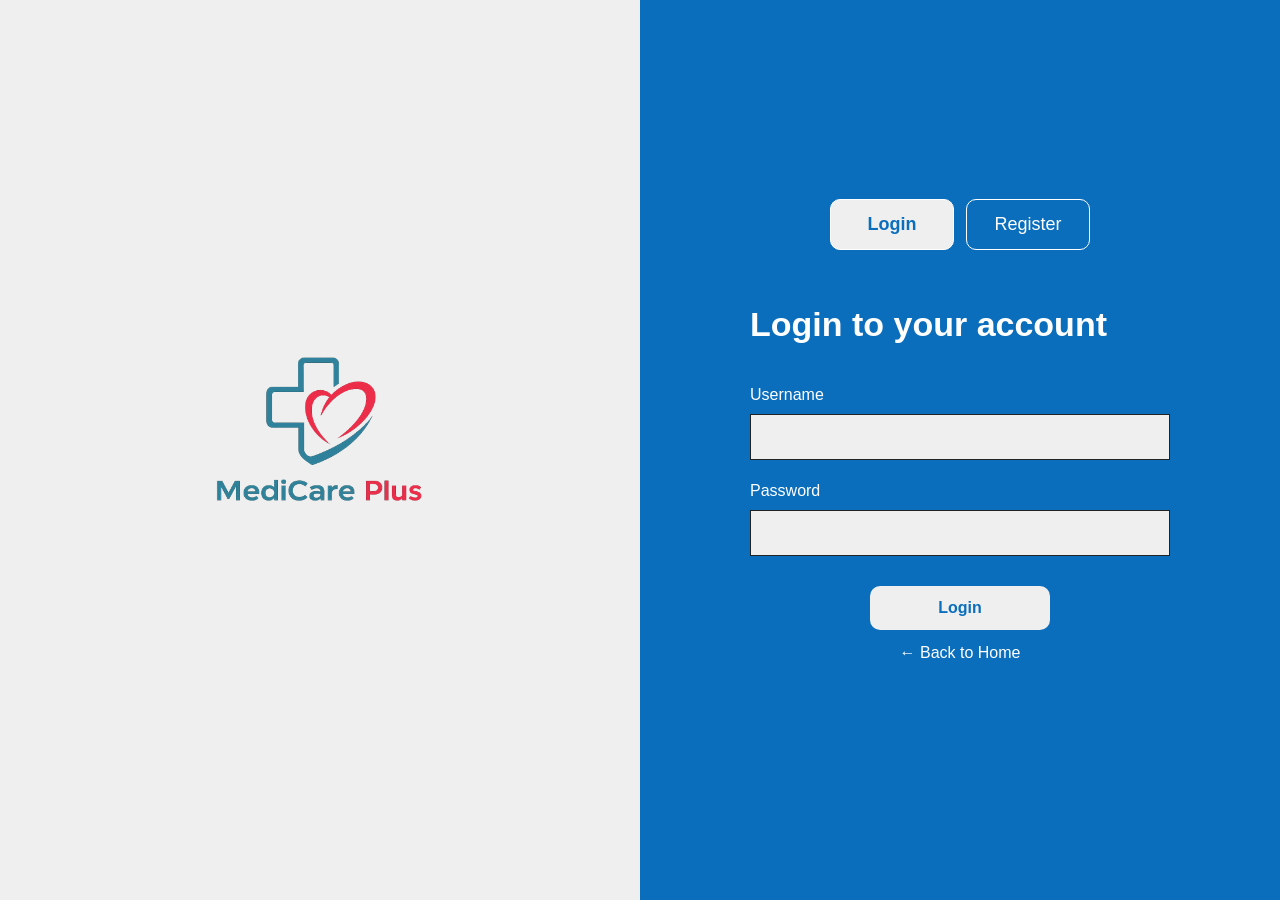
<file: frontend/login.html>
<!DOCTYPE html>
<html lang="en">
<head>
    <meta charset="UTF-8">
    <meta name="viewport" content="width=device-width, initial-scale=1.0">
    <title>Login - MediCare Plus</title>
    <style>
        *{
            box-sizing:border-box;
            margin:0;
            padding:0;
            font-family:Arial, sans-serif;
        }

        body{
            background:#f3f3f3;
        }

        .auth-wrapper{
            display:flex;
            min-height:100vh;
            width:100%;
        }

        .auth-left{
            width:50%;
            background:#efefef;
            display:flex;
            flex-direction:column;
            align-items:center;
            justify-content:center;
            padding:40px;
        }

        .auth-left img{
            width:700px;
            max-width:80%;
            margin-bottom:25px;
        }

        .brand-text{
            font-size:64px;
            font-weight:bold;
            line-height:1;
            text-align:center;
        }

        .brand-text .main{
            color:#2d84a3;
        }

        .brand-text .plus{
            color:#ef2f4f;
        }

        .auth-right{
            width:50%;
            background:#0a6ebd;
            color:#fff;
            display:flex;
            align-items:center;
            justify-content:center;
            padding:40px;
        }

        .auth-card{
            width:100%;
            max-width:420px;
        }

        .switch-buttons{
            display:flex;
            gap:12px;
            margin-bottom:55px;
            justify-content:center;
        }

        .switch-btn{
            min-width:124px;
            padding:14px 22px;
            border-radius:10px;
            border:1px solid #fff;
            text-align:center;
            font-size:18px;
            text-decoration:none;
            transition:0.3s ease;
        }

        .switch-btn.active{
            background:#efefef;
            color:#0a6ebd;
            font-weight:bold;
        }

        .switch-btn.inactive{
            background:transparent;
            color:#fff;
        }

        .form-title{
            font-size:34px;
            font-weight:700;
            margin-bottom:42px;
            text-align:left;
        }

        .form-group{
            margin-bottom:22px;
        }

        .form-group label{
            display:block;
            margin-bottom:10px;
            font-size:16px;
            color:#fff;
        }

        .form-control{
            width:100%;
            height:46px;
            border:1px solid #222;
            background:#efefef;
            padding:10px 14px;
            font-size:16px;
            outline:none;
        }

        .submit-btn{
            width:180px;
            height:44px;
            border:none;
            border-radius:10px;
            background:#efefef;
            color:#0a6ebd;
            font-size:16px;
            font-weight:700;
            cursor:pointer;
            display:block;
            margin:30px auto 14px auto;
            transition:0.3s ease;
        }

        .submit-btn:hover{
            transform:translateY(-2px);
            opacity:0.95;
        }

        .back-link{
            display:block;
            text-align:center;
            color:#fff;
            text-decoration:none;
            font-size:16px;
            margin-top:8px;
        }

        .back-link:hover{
            text-decoration:underline;
        }

        .message-box{
            margin-top:18px;
            text-align:center;
            font-size:15px;
            font-weight:600;
            min-height:22px;
        }

        @media(max-width:900px){
            .auth-wrapper{
                flex-direction:column;
            }

            .auth-left,
            .auth-right{
                width:100%;
                min-height:50vh;
            }

            .brand-text{
                font-size:48px;
            }

            .form-title{
                text-align:center;
                font-size:30px;
            }
        }
    </style>
</head>
<body>

<div class="auth-wrapper">
    <div class="auth-left">
        <img src="logo.png" alt="MediCare Plus Logo">
    </div>

    <div class="auth-right">
        <div class="auth-card">
            <div class="switch-buttons">
                <a href="login.html" class="switch-btn active">Login</a>
                <a href="register.html" class="switch-btn inactive">Register</a>
            </div>

            <h1 class="form-title">Login to your account</h1>

            <form id="loginForm">
                <div class="form-group">
                    <label for="email">Username</label>
                    <input type="email" id="email" class="form-control" required>
                </div>

                <div class="form-group">
                    <label for="password">Password</label>
                    <input type="password" id="password" class="form-control" required>
                </div>

                <button type="submit" class="submit-btn">Login</button>
            </form>

            <a href="index.html" class="back-link">← Back to Home</a>
            <div id="loginMessage" class="message-box"></div>
        </div>
    </div>
</div>

<script>
document.getElementById("loginForm").addEventListener("submit", function(e){
    e.preventDefault();

    const formData = new URLSearchParams();
    formData.append("email", document.getElementById("email").value);
    formData.append("password", document.getElementById("password").value);

    fetch("../backend/login.php", {
        method: "POST",
        headers: { "Content-Type": "application/x-www-form-urlencoded" },
        body: formData.toString()
    })
    .then(res => res.json())
    .then(data => {
        const msg = document.getElementById("loginMessage");

        if(data.status === "success"){
            localStorage.setItem("user", JSON.stringify(data.user));
            msg.style.color = "#ffffff";
            msg.innerText = "Login successful";

            if(data.user.role === "admin"){
                window.location.href = "admin.html";
            }else if(data.user.role === "doctor"){
                window.location.href = "doctor.html";
            }else{
                window.location.href = "patient.html";
            }
        }else{
            msg.style.color = "#ffd6d6";
            msg.innerText = data.message || "Invalid email or password";
        }
    })
    .catch(() => {
        const msg = document.getElementById("loginMessage");
        msg.style.color = "#ffd6d6";
        msg.innerText = "Something went wrong. Please try again.";
    });
});
</script>

</body>
</html>
</file>
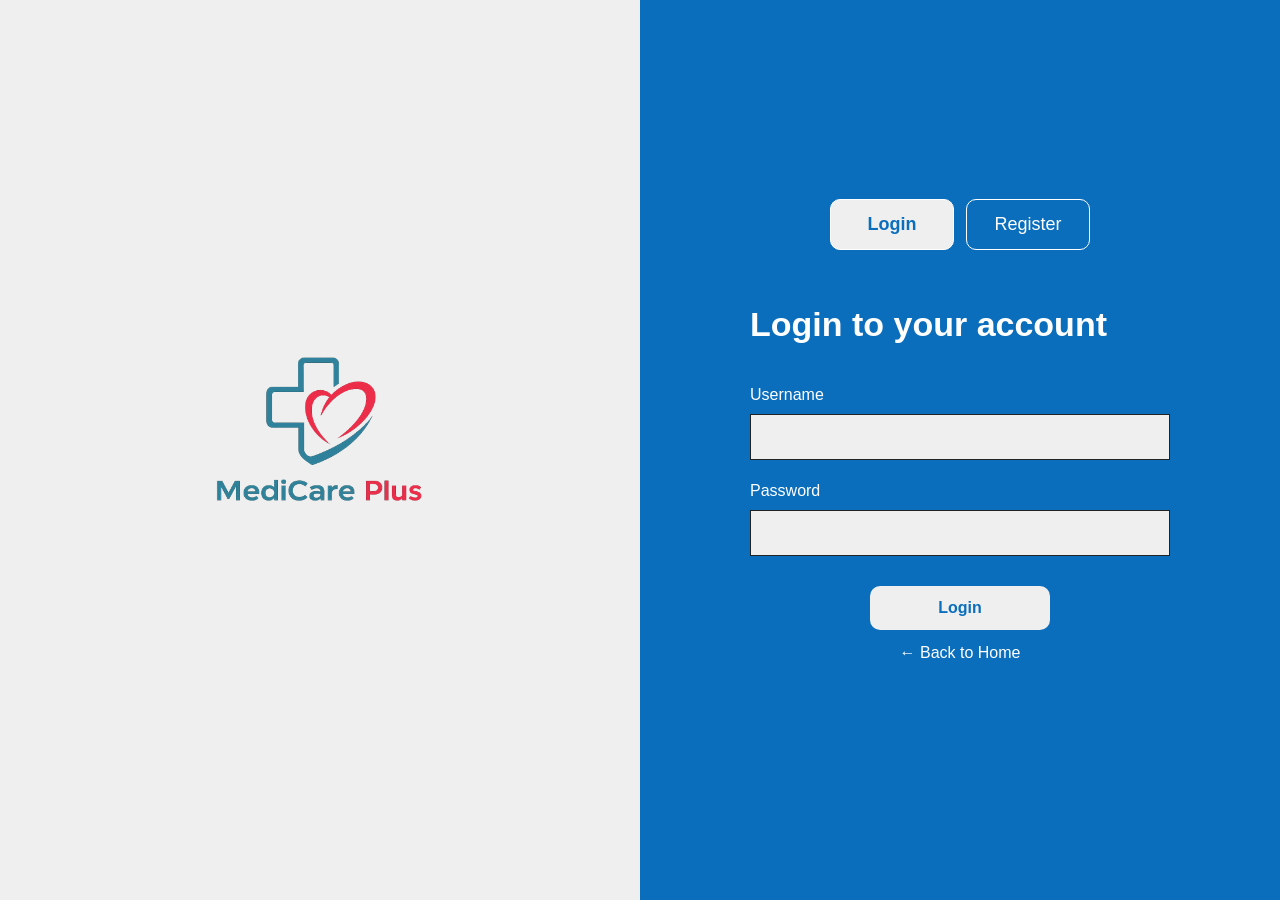
<file: frontend/messages.html>
<!DOCTYPE html>
<html>

<head>
    <meta charset="UTF-8">
    <title>Messages - MediCare Plus</title>
    <link rel="stylesheet" href="css/style.css">
    <style>
        body {
            background-image: url('../frontend/assets/message-bg.jpg');
        }
    </style>
</head>

<body>
    <div id="navbar-container"></div>

    <div class="messages-layout">
        <div class="chat-sidebar">
            <div class="chat-sidebar-header">
                <h3>Conversations</h3>
                <span id="globalUnreadBadge" class="chat-unread-badge"></span>
            </div>
            <div id="chatUsersList" class="chat-users-list"></div>
        </div>

        <div class="chat-main">
            <div class="chat-main-header">
                <h3 id="chatTitle">Select a conversation</h3>
            </div>

            <div id="chatBox" class="chat-box-modern"></div>

            <div class="chat-input-area">
                <input id="messageInput" type="text" placeholder="Type your message">
                <button onclick="sendMessage()">Send</button>
            </div>
        </div>
    </div>

    <div id="footer-container"></div>

    <script src="js/script.js"></script>
    <script src="components/navbar.js"></script>
    <script src="components/footer.js"></script>

    <script>
        const currentUser = requireLogin();
        let selectedReceiverId = null;
        let selectedReceiverName = "";

        function loadChatUsers() {
            fetch(`../backend/get_chat_users.php?current_user_id=${currentUser.id}&current_role=${currentUser.role}&t=${Date.now()}`)
                .then(res => res.json())
                .then(data => {
                    const list = document.getElementById("chatUsersList");
                    list.innerHTML = "";

                    if (!Array.isArray(data) || data.length === 0) {
                        list.innerHTML = "<p class='empty-chat-text'>No users available.</p>";
                        document.getElementById("globalUnreadBadge").innerText = "";
                        return;
                    }

                    let totalUnread = 0;

                    data.forEach(user => {
                        totalUnread += parseInt(user.unread_count || 0);

                        list.innerHTML += `
                <div class="chat-user-item ${selectedReceiverId == user.id ? 'active-chat-user' : ''}" onclick="selectChatUser(${user.id}, '${user.name.replace(/'/g, "\\'")}')">
                    <div>
                        <strong>${user.name}</strong>
                        <div class="chat-user-role">${user.role}</div>
                    </div>
                    ${parseInt(user.unread_count) > 0 ? `<span class="chat-user-unread">${user.unread_count}</span>` : ""}
                </div>
            `;
                    });

                    document.getElementById("globalUnreadBadge").innerText = totalUnread > 0 ? `${totalUnread}` : "";
                });
        }

        function selectChatUser(userId, userName) {
            selectedReceiverId = userId;
            selectedReceiverName = userName;
            document.getElementById("chatTitle").innerText = `Chat with ${userName}`;

            loadMessages(true);
        }

        function loadMessages(markAsReadAfterLoad = false) {
            if (!selectedReceiverId) return;

            fetch(`../backend/get_messages.php?user1=${currentUser.id}&user2=${selectedReceiverId}&t=${Date.now()}`)
                .then(res => res.json())
                .then(data => {
                    const chatBox = document.getElementById("chatBox");
                    chatBox.innerHTML = "";

                    if (!Array.isArray(data) || data.length === 0) {
                        chatBox.innerHTML = "<p class='empty-chat-text'>No messages yet.</p>";
                        if (markAsReadAfterLoad) {
                            markRead();
                        }
                        return;
                    }

                    data.forEach(msg => {
                        const mine = parseInt(msg.sender_id) === parseInt(currentUser.id);

                        chatBox.innerHTML += `
                <div class="chat-bubble-row ${mine ? 'mine-row' : 'other-row'}">
                    <div class="chat-bubble ${mine ? 'mine' : 'other'}">
                        <div class="chat-message-text">${msg.message}</div>
                        <div class="chat-message-time">${msg.sent_at}</div>
                    </div>
                </div>
            `;
                    });

                    chatBox.scrollTop = chatBox.scrollHeight;

                    if (markAsReadAfterLoad) {
                        markRead();
                    }
                });
        }

        function sendMessage() {
            if (!selectedReceiverId) return;

            const messageInput = document.getElementById("messageInput");
            const message = messageInput.value.trim();

            if (message === "") return;

            postForm("../backend/send_message.php", {
                sender_id: currentUser.id,
                receiver_id: selectedReceiverId,
                message: message
            }).then(response => {
                try {
                    const data = JSON.parse(response);
                    if (data.status === "success") {
                        messageInput.value = "";
                        loadMessages(false);
                        loadChatUsers();
                    }
                } catch (e) { }
            });
        }

        function markRead() {
            if (!selectedReceiverId) return;

            postForm("../backend/mark_read.php", {
                sender_id: selectedReceiverId,
                receiver_id: currentUser.id
            }).then(() => {
                loadChatUsers();
            });
        }

        document.getElementById("messageInput").addEventListener("keypress", function (e) {
            if (e.key === "Enter") {
                sendMessage();
            }
        });

        loadChatUsers();

        setInterval(() => {
            if (selectedReceiverId) {
                loadMessages(false);
            }
            loadChatUsers();
        }, 3000);
    </script>
</body>

</html>
</file>
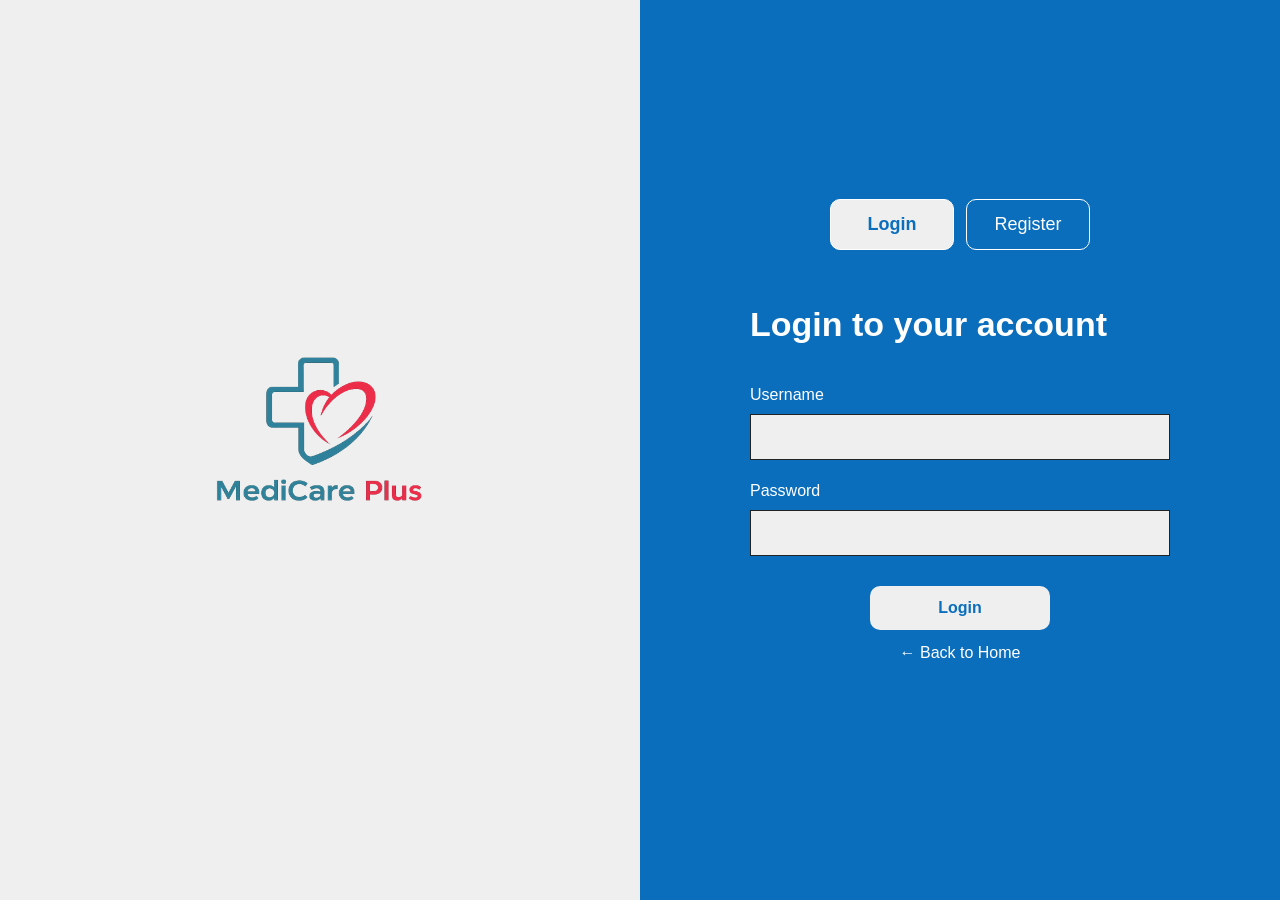
<file: frontend/patient.html>
<!DOCTYPE html>
<html>

<head>
    <meta charset="UTF-8">
    <title>Patient Dashboard - MediCare Plus</title>
    <link rel="stylesheet" href="css/style.css">
</head>

<body>
    <div id="navbar-container"></div>

    <div class="main-content">
        <div class="dashboard">
            <h2>Patient Dashboard</h2>

            <div class="dashboard-section">
                <h3>My Appointments</h3>
                <div id="appointments" class="dashboard-list"></div>
            </div>
        </div>

        <div id="footer-container"></div>

        <div id="reviewModal" class="custom-modal">
            <div class="custom-modal-content">
                <span class="close-popup" onclick="closeReviewModal()">&times;</span>
                <h3>Rate Doctor</h3>

                <form id="reviewForm">
                    <input type="hidden" id="review_appointment_id">
                    <input type="hidden" id="review_doctor_id">

                    <label for="review_rating">Rating</label>
                    <select id="review_rating" required>
                        <option value="">Select Rating</option>
                        <option value="5">5 - Excellent</option>
                        <option value="4">4 - Very Good</option>
                        <option value="3">3 - Good</option>
                        <option value="2">2 - Fair</option>
                        <option value="1">1 - Poor</option>
                    </select>

                    <label for="review_comment">Comment</label>
                    <textarea id="review_comment" rows="5" placeholder="Write your feedback"></textarea>

                    <button type="submit">Submit Feedback</button>
                </form>

                <p id="reviewMessage" class="notice"></p>
            </div>
        </div>
    </div>

    <script src="js/script.js"></script>
    <script src="components/navbar.js"></script>
    <script src="components/footer.js"></script>
    <script>
        const patientUser = requireRole("patient");

        function loadAppointments() {
            fetch(`../backend/get_patient_appointments.php?patient_id=${patientUser.id}`)
                .then(res => res.json())
                .then(data => {
                    const container = document.getElementById("appointments");
                    container.innerHTML = "";

                    if (data.length === 0) {
                        container.innerHTML = "<p>No appointments found.</p>";
                        return;
                    }

                    data.forEach(app => {
                        const appDate = new Date(app.date);
                        const today = new Date();
                        const isPastOrToday = appDate <= new Date(today.getFullYear(), today.getMonth(), today.getDate());

                        container.innerHTML += `
                <div class="patient-appointment-card">
                    <p><strong>Doctor:</strong> ${app.doctor_name}</p>
                    <p><strong>Date:</strong> ${app.date}</p>
                    <p><strong>Time:</strong> ${app.time}</p>
                    ${isPastOrToday && parseInt(app.has_review) === 0
                                ? `<button class="small-btn" onclick="openReviewModal(${app.id}, ${app.doctor_id})">Leave Feedback</button>`
                                : parseInt(app.has_review) === 1
                                    ? `<span class="feedback-done">Feedback Submitted</span>`
                                    : `<span class="feedback-pending">Feedback available after appointment date</span>`
                            }
                </div>
            `;
                    });
                });
        }

        function openReviewModal(appointmentId, doctorId) {
            document.getElementById("review_appointment_id").value = appointmentId;
            document.getElementById("review_doctor_id").value = doctorId;
            document.getElementById("review_rating").value = "";
            document.getElementById("review_comment").value = "";
            document.getElementById("reviewMessage").innerText = "";
            document.getElementById("reviewModal").style.display = "flex";
        }

        function closeReviewModal() {
            document.getElementById("reviewModal").style.display = "none";
        }

        window.onclick = function (event) {
            const modal = document.getElementById("reviewModal");
            if (event.target === modal) {
                closeReviewModal();
            }
        };

        document.getElementById("reviewForm").addEventListener("submit", function (e) {
            e.preventDefault();

            const formData = new URLSearchParams();
            formData.append("appointment_id", document.getElementById("review_appointment_id").value);
            formData.append("patient_id", patientUser.id);
            formData.append("doctor_id", document.getElementById("review_doctor_id").value);
            formData.append("rating", document.getElementById("review_rating").value);
            formData.append("comment", document.getElementById("review_comment").value);

            fetch("../backend/submit_review.php", {
                method: "POST",
                headers: { "Content-Type": "application/x-www-form-urlencoded" },
                body: formData.toString()
            })
                .then(res => res.json())
                .then(data => {
                    if (data.status === "success") {
                        document.getElementById("reviewMessage").innerText = data.message;
                        setTimeout(() => {
                            closeReviewModal();
                            loadAppointments();
                        }, 1000);
                    } else {
                        document.getElementById("reviewMessage").innerText = data.message;
                    }
                });
        });

        loadAppointments();
    </script>
</body>

</html>
</file>
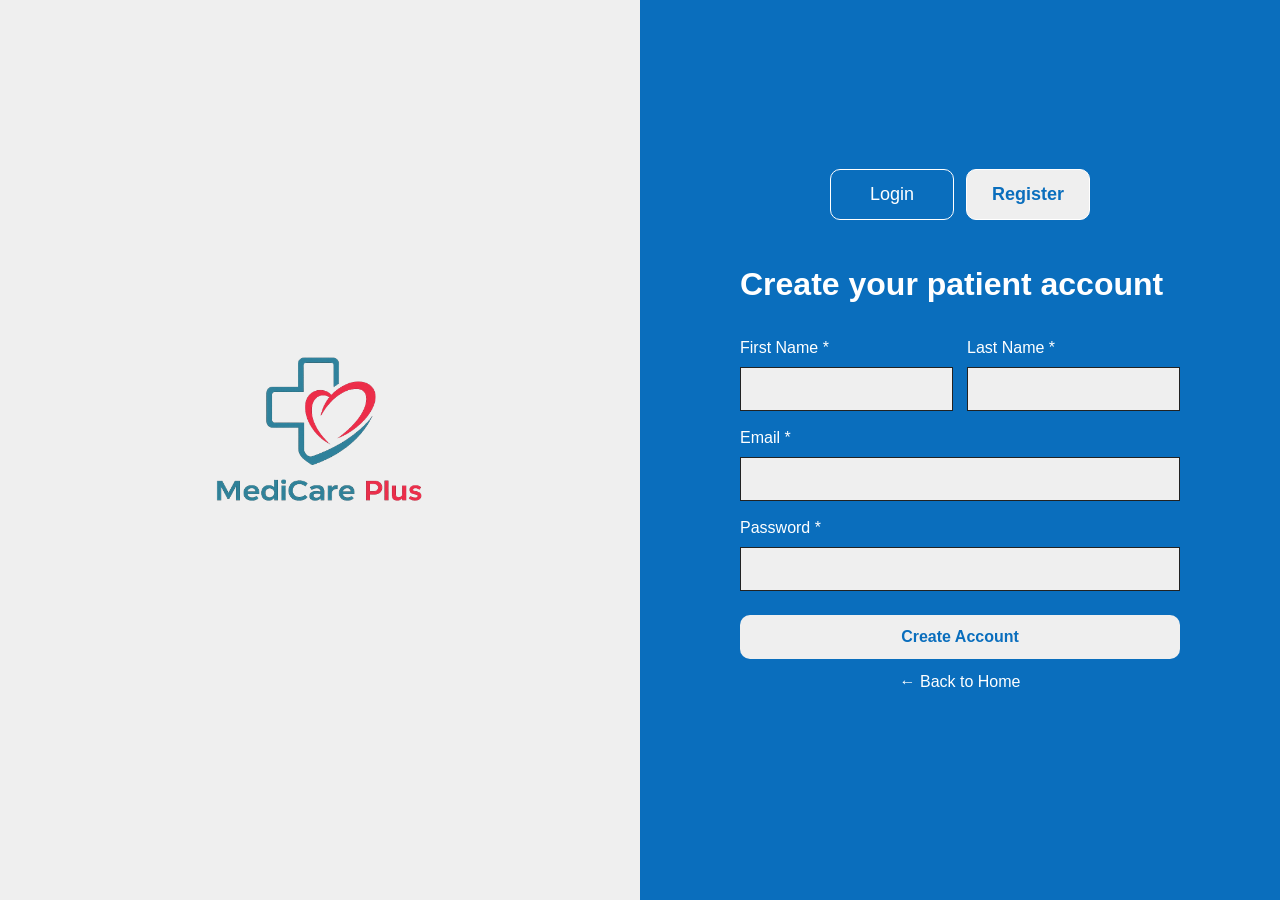
<file: frontend/register.html>
<!DOCTYPE html>
<html lang="en">

<head>
    <meta charset="UTF-8">
    <meta name="viewport" content="width=device-width, initial-scale=1.0">
    <title>Register - MediCare Plus</title>
    <style>
        * {
            box-sizing: border-box;
            margin: 0;
            padding: 0;
            font-family: Arial, sans-serif;
        }

        body {
            background: #f3f3f3;
        }

        .auth-wrapper {
            display: flex;
            min-height: 100vh;
            width: 100%;
        }

        .auth-left {
            width: 50%;
            background: #efefef;
            display: flex;
            flex-direction: column;
            align-items: center;
            justify-content: center;
            padding: 40px;
        }

        .auth-left img {
            width: 700px;
            max-width: 80%;
            margin-bottom: 25px;
        }

        .brand-text {
            font-size: 64px;
            font-weight: 700;
            line-height: 1;
            text-align: center;
        }

        .brand-text .main {
            color: #2d84a3;
        }

        .brand-text .plus {
            color: #ef2f4f;
        }

        .auth-right {
            width: 50%;
            background: #0a6ebd;
            color: #fff;
            display: flex;
            align-items: center;
            justify-content: center;
            padding: 40px;
        }

        .auth-card {
            width: 100%;
            max-width: 440px;
        }

        .switch-buttons {
            display: flex;
            gap: 12px;
            margin-bottom: 45px;
            justify-content: center;
        }

        .switch-btn {
            min-width: 124px;
            padding: 14px 22px;
            border-radius: 10px;
            border: 1px solid #fff;
            text-align: center;
            font-size: 18px;
            text-decoration: none;
            transition: 0.3s ease;
        }

        .switch-btn.active {
            background: #efefef;
            color: #0a6ebd;
            font-weight: bold;
        }

        .switch-btn.inactive {
            background: transparent;
            color: #fff;
        }

        .form-title {
            font-size: 32px;
            font-weight: 700;
            margin-bottom: 36px;
            text-align: left;
            line-height: 1.2;
        }

        .name-row {
            display: grid;
            grid-template-columns: 1fr 1fr;
            gap: 14px;
        }

        .form-group {
            margin-bottom: 18px;
        }

        .form-group label {
            display: block;
            margin-bottom: 10px;
            font-size: 16px;
            color: #fff;
        }

        .form-control {
            width: 100%;
            height: 44px;
            border: 1px solid #222;
            background: #efefef;
            padding: 10px 14px;
            font-size: 16px;
            outline: none;
        }

        .submit-btn {
            width: 100%;
            height: 44px;
            border: none;
            border-radius: 10px;
            background: #efefef;
            color: #0a6ebd;
            font-size: 16px;
            font-weight: 700;
            cursor: pointer;
            margin-top: 6px;
            transition: 0.3s ease;
        }

        .submit-btn:hover {
            transform: translateY(-2px);
            opacity: 0.95;
        }

        .back-link {
            display: block;
            text-align: center;
            color: #fff;
            text-decoration: none;
            font-size: 16px;
            margin-top: 14px;
        }

        .back-link:hover {
            text-decoration: underline;
        }

        .message-box {
            margin-top: 18px;
            text-align: center;
            font-size: 15px;
            font-weight: 600;
            min-height: 22px;
        }

        @media(max-width:900px) {
            .auth-wrapper {
                flex-direction: column;
            }

            .auth-left,
            .auth-right {
                width: 100%;
                min-height: 50vh;
            }

            .brand-text {
                font-size: 48px;
            }

            .form-title {
                text-align: center;
                font-size: 28px;
            }

            .name-row {
                grid-template-columns: 1fr;
            }
        }

        .custom-modal {
            display: none;
            position: fixed;
            top: 0;
            left: 0;
            width: 100%;
            height: 100%;
            background: rgba(0, 0, 0, 0.5);
            justify-content: center;
            align-items: center;
            z-index: 1000;
        }

        .custom-modal-content {
            background: #fff;
            padding: 25px 30px;
            border-radius: 12px;
            text-align: center;
            width: 320px;
            position: relative;
        }

        .close-popup {
            position: absolute;
            right: 12px;
            top: 8px;
            cursor: pointer;
            font-size: 22px;
        }

        .custom-modal h3 {
            color: #0a6ebd;
            margin-bottom: 10px;
        }

        .custom-modal p {
            color: #333;
        }
    </style>
</head>

<body>

    <div class="auth-wrapper">
        <div class="auth-left">
            <img src="logo.png" alt="MediCare Plus Logo">
        </div>

        <div class="auth-right">
            <div class="auth-card">
                <div class="switch-buttons">
                    <a href="login.html" class="switch-btn inactive">Login</a>
                    <a href="register.html" class="switch-btn active">Register</a>
                </div>

                <h1 class="form-title">Create your patient account</h1>

                <form id="registerForm">
                    <div class="name-row">
                        <div class="form-group">
                            <label for="firstName">First Name *</label>
                            <input type="text" id="firstName" class="form-control" required>
                        </div>

                        <div class="form-group">
                            <label for="lastName">Last Name *</label>
                            <input type="text" id="lastName" class="form-control" required>
                        </div>
                    </div>

                    <div class="form-group">
                        <label for="registerEmail">Email *</label>
                        <input type="email" id="registerEmail" class="form-control" required>
                    </div>

                    <div class="form-group">
                        <label for="registerPassword">Password *</label>
                        <input type="password" id="registerPassword" class="form-control" required>
                    </div>

                    <button type="submit" class="submit-btn">Create Account</button>
                </form>

                <a href="index.html" class="back-link">← Back to Home</a>
                <div id="registerMessage" class="message-box"></div>
            </div>
        </div>
    </div>

    <script>
        document.getElementById("registerForm").addEventListener("submit", function (e) {
            e.preventDefault();

            const firstName = document.getElementById("firstName").value.trim();
            const lastName = document.getElementById("lastName").value.trim();
            const email = document.getElementById("registerEmail").value.trim();
            const password = document.getElementById("registerPassword").value.trim();
            const fullName = firstName + " " + lastName;

            const formData = new URLSearchParams();
            formData.append("name", fullName);
            formData.append("email", email);
            formData.append("password", password);
            formData.append("role", "patient");

            fetch("../backend/register.php", {
                method: "POST",
                headers: { "Content-Type": "application/x-www-form-urlencoded" },
                body: formData.toString()
            })
                .then(res => res.text())
                .then(response => {
                    const msg = document.getElementById("registerMessage");

                    if (response.toLowerCase().includes("already")) {
                        showPopup("Registration Error", "This email is already registered in the system.");
                        return;
                    }

                    if (response.toLowerCase().includes("successfully") || response.toLowerCase().includes("registered")) {
                        msg.style.color = "#ffffff";
                        msg.innerText = "Patient account created successfully.";
                        document.getElementById("registerForm").reset();

                        setTimeout(() => {
                            window.location.href = "login.html";
                        }, 1200);
                    } else {
                        msg.style.color = "#ffd6d6";
                        msg.innerText = response;
                    }
                })
                .catch(() => {
                    const msg = document.getElementById("registerMessage");
                    msg.style.color = "#ffd6d6";
                    msg.innerText = "Something went wrong. Please try again.";
                });
        });
    </script>
    <script>
        function showPopup(title, message) {
            document.getElementById("popupTitle").innerText = title;
            document.getElementById("popupMessage").innerText = message;
            document.getElementById("popupModal").style.display = "flex";
        }

        function closePopup() {
            document.getElementById("popupModal").style.display = "none";
        }

        window.onclick = function (event) {
            const modal = document.getElementById("popupModal");
            if (event.target === modal) {
                closePopup();
            }
        };
    </script>

    <div id="popupModal" class="custom-modal">
        <div class="custom-modal-content">
            <span class="close-popup" onclick="closePopup()">&times;</span>
            <h3 id="popupTitle"></h3>
            <p id="popupMessage"></p>
        </div>
    </div>

</body>

</html>
</file>
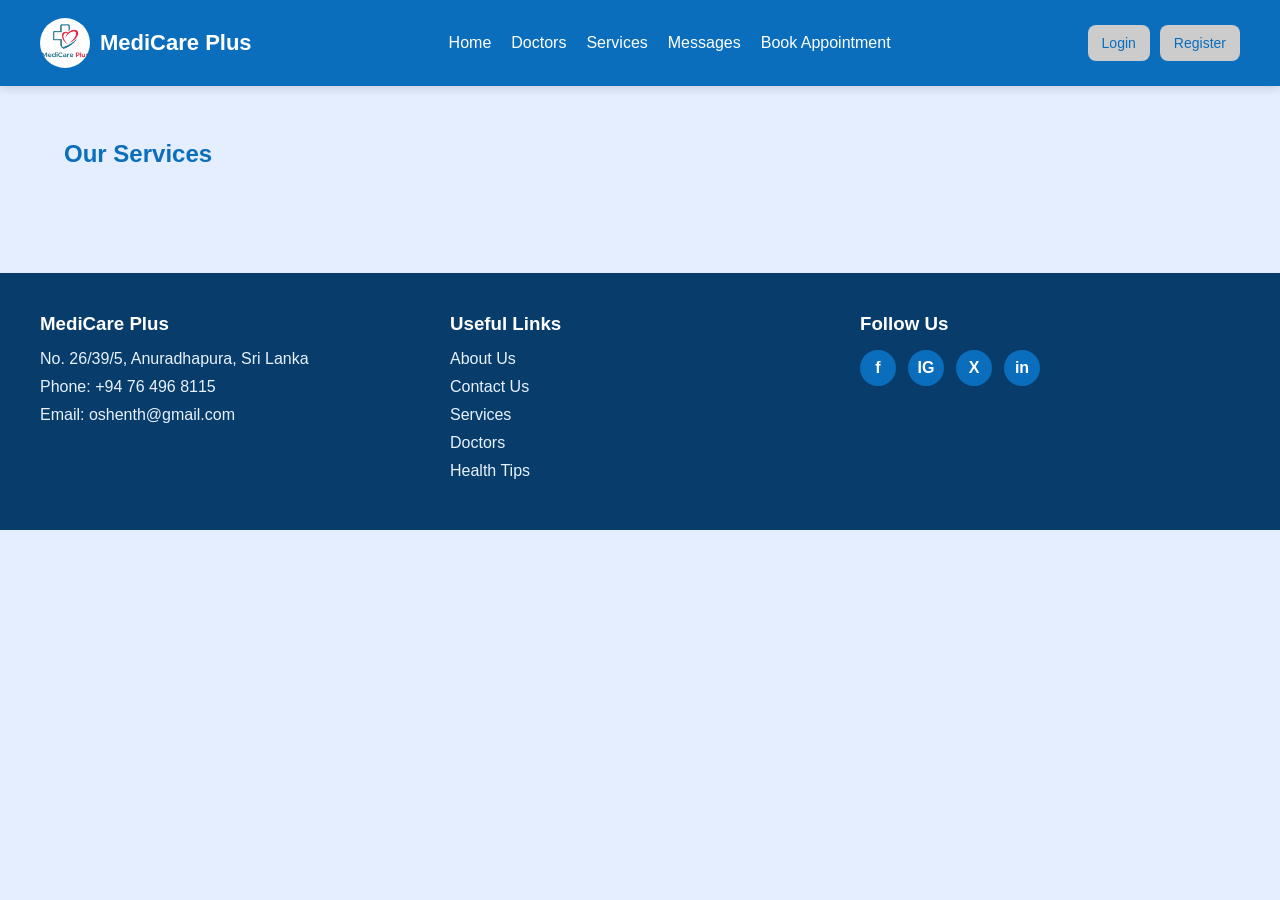
<file: frontend/services.html>
<!DOCTYPE html>
<html>

<head>
    <meta charset="UTF-8">
    <title>Services - MediCare Plus</title>
    <link rel="stylesheet" href="css/style.css">
</head>

<body>
    <div id="navbar-container"></div>

    <div class="page-container">
        <h2 class="section-title">Our Services</h2>
        <div id="servicesList" class="card-grid"></div>
    </div>

    <div id="footer-container"></div>

    <script src="js/script.js"></script>
    <script src="components/navbar.js"></script>
    <script src="components/footer.js"></script>
    <script>
        function getServiceImage(service) {
            if (service.image && service.image.trim() !== "") {
                return `../backend/${service.image}`;
            }

            return "assets/default-service.jpg";
        }

        function imageErrorFallback(img) {
            img.onerror = null;
            img.src = "assets/default-service.jpg";
        }

        fetch("../backend/get_services.php")
            .then(res => res.json())
            .then(data => {
                const container = document.getElementById("servicesList");
                container.innerHTML = "";

                data.forEach(service => {
                    container.innerHTML += `
            <div class="service-card">
                <img 
                    src="${getServiceImage(service)}" 
                    alt="${service.name}" 
                    loading="lazy"
                    onerror="imageErrorFallback(this)"
                >
                <div class="service-card-content">
                    <h3>${service.name}</h3>
                    <p>${service.description}</p>
                </div>
            </div>
        `;
                });
            });
    </script>
</body>

</html>
</file>
<file: frontend/css/style.css>
html, body {
    height: 100%;
    margin: 0;
}

body {
    display: flex;
    flex-direction: column;
}

.main-content {
    flex: 1;
}

*{
    box-sizing:border-box;
    margin:0;
    padding:0;
    font-family:Arial, sans-serif;
}

body{
    background:#e5eeff;
    color:#222;
    padding-top:90px;
}

a{
    text-decoration:none;
}

.page-container{
    width:90%;
    max-width:1200px;
    margin:30px auto;
}

.navbar{
    display:flex;
    justify-content:space-between;
    align-items:center;
    padding:18px 40px;
    background:#0a6ebd;
    color:#fff;
    z-index:1000;
}

.sticky-navbar{
    position:fixed;
    top:0;
    left:0;
    width:100%;
    box-shadow:0 2px 10px rgba(0,0,0,0.15);
}

.logo-area{
    display:flex;
    align-items:center;
    gap:10px;
}

.logo-img {
    width: 50px;
    height: 50px;
    object-fit: cover;
    border-radius: 50px;
}

.logo-text{
    color:#fff;
    font-size:22px;
    font-weight:bold;
}

.nav-links{
    display:flex;
    gap:20px;
}

.nav-links a{
    color:#fff;
    font-weight:500;
}

.nav-links a:hover{
    text-decoration:underline;
}

.auth-area{
    display:flex;
    align-items:center;
    gap:10px;
}

.btn{
    padding:10px 14px;
    border:none;
    border-radius:8px;
    color:#fff;
    cursor:pointer;
    font-size:14px;
}

.login-btn{
    background:#cccccc;
    color: #0a6ebd;
}

.register-btn{
    background:#cccccc;
    color: #0a6ebd;
}

.logout-btn{
    background:#dc3545;
}

.user-name{
    color:#fff;
    font-weight:bold;
}

.hero-image-section{
    position:relative;
    background:url('../assets/hero.jpg') center center/cover no-repeat;
    overflow:hidden;
}

.full-screen-hero{
    min-height:100vh;
    width:100%;
    border-radius:0;
    margin-bottom:40px;
}

.hero-overlay{
    background:rgba(0, 0, 0, 0.45);
    min-height:100vh;
    display:flex;
    align-items:center;
    justify-content:center;
    padding:40px;
}

.hero-content{
    max-width:700px;
    text-align:center;
    color:#fff;
}

.hero-content h1{
    font-size:52px;
    margin-bottom:15px;
    color:#fff;
}

.hero-content p{
    font-size:20px;
    margin-bottom:25px;
    line-height:1.6;
}

.primary-btn{
    display:inline-block;
    background:#0a6ebd;
    color:#fff;
    padding:12px 22px;
    border-radius:8px;
}

.secondary-btn{
    display:inline-block;
    background:#cccccc;
    color:#0a6ebd;
    border: #222;
    padding:12px 22px;
    border-radius:8px;
}

.page-banner{
    position:relative;
    width:100%;
    overflow:hidden;
}

.full-screen-banner{
    height:100vh;
    border-radius:0;
    margin-bottom:40px;
}

.page-banner img{
    width:100%;
    height:100%;
    object-fit:cover;
    display:block;
}

.page-banner-overlay{
    position:absolute;
    top:0;
    left:0;
    right:0;
    bottom:0;
    background:rgba(0,0,0,0.45);
    display:flex;
    flex-direction:column;
    align-items:center;
    justify-content:center;
    text-align:center;
    color:#fff;
    padding:20px;
}

.page-banner-overlay h1{
    font-size:48px;
    margin-bottom:12px;
}

.page-banner-overlay p{
    font-size:20px;
    max-width:750px;
    line-height:1.6;
}

.section-title{
    margin:20px 0 10px;
    color:#0a6ebd;
}

.section-header-row{
    display:flex;
    justify-content:space-between;
    align-items:center;
    gap:20px;
    margin-bottom:10px;
    flex-wrap:wrap;
}

.card-grid{
    display:grid;
    grid-template-columns:repeat(auto-fit, minmax(250px, 1fr));
    gap:20px;
    margin-top:25px;
}

.card{
    background:#fff;
    padding:20px;
    border-radius:12px;
    box-shadow:0 3px 12px rgba(0,0,0,0.08);
}

.card h3{
    margin-bottom:10px;
    color:#0a6ebd;
}

.card p{
    margin-bottom:8px;
}

.small-btn{
    display:inline-block;
    margin-top:10px;
    background:#0a6ebd;
    color:#fff;
    padding:10px 14px;
    border-radius:8px;
}

.article-grid{
    display:grid;
    grid-template-columns:repeat(auto-fit, minmax(280px, 1fr));
    gap:24px;
    margin-top:25px;
}

.article-card{
    background:#fff;
    border-radius:14px;
    overflow:hidden;
    box-shadow:0 4px 14px rgba(0,0,0,0.08);
}

.article-card img{
    width:100%;
    height:220px;
    object-fit:cover;
    display:block;
}

.article-content{
    padding:18px;
}

.article-content h3{
    color:#0a6ebd;
    margin-bottom:10px;
}

.article-content p{
    line-height:1.6;
}

.home-articles-section{
    margin-top:40px;
}

.info-grid{
    display:grid;
    grid-template-columns:repeat(auto-fit, minmax(300px, 1fr));
    gap:20px;
    margin-top:20px;
}

.info-text h2{
    color:#0a6ebd;
    margin-bottom:12px;
}

.info-text p{
    margin-bottom:16px;
    line-height:1.7;
}

.contact-grid{
    margin-top:10px;
}

.main-footer{
    display:grid;
    grid-template-columns:repeat(auto-fit, minmax(220px, 1fr));
    gap:30px;
    background:#083d6b;
    color:#fff;
    padding:40px;
    margin-top:50px;
}

.footer-section h3{
    margin-bottom:15px;
}

.footer-section p,
.footer-section a{
    display:block;
    margin-bottom:10px;
    color:#e8f2ff;
}

.footer-section a:hover{
    text-decoration:underline;
}

.social-icons{
    display:flex;
    gap:12px;
    margin-top:10px;
}

.social-icons a{
    width:36px;
    height:36px;
    display:flex;
    align-items:center;
    justify-content:center;
    border-radius:50%;
    background:#0a6ebd;
    color:#fff;
    font-weight:bold;
}

.auth-page{
    display:flex;
    justify-content:center;
    align-items:center;
    min-height:60vh;
}

.form-card{
    background:#fff;
    padding:30px;
    border-radius:12px;
    box-shadow:0 4px 15px rgba(0,0,0,0.08);
    width:100%;
    max-width:700px;
}

.form-card h2{
    margin-bottom:20px;
    text-align:center;
    color:#0a6ebd;
}

form input,
form select,
form textarea{
    width:100%;
    padding:12px;
    margin-bottom:15px;
    border:1px solid #ccc;
    border-radius:8px;
    outline:none;
}

form button,
.action-btn{
    width:100%;
    padding:12px;
    border:none;
    background:#0a6ebd;
    color:#fff;
    border-radius:8px;
    cursor:pointer;
    font-size:16px;
}

form button:hover,
.action-btn:hover{
    background:#085999;
}

.dashboard{
    width:90%;
    max-width:1200px;
    margin:30px auto;
}

.dashboard h2{
    margin-bottom:20px;
    color:#0a6ebd;
}

.dashboard-section{
    background:#fff;
    padding:20px;
    border-radius:12px;
    box-shadow:0 3px 12px rgba(0,0,0,0.08);
    margin-bottom:20px;
}

.dashboard-list p{
    padding:12px;
    border-bottom:1px solid #eee;
}

.filter-row{
    display:flex;
    gap:12px;
    flex-wrap:wrap;
    margin-bottom:20px;
}

.filter-row input,
.filter-row select,
.filter-row button{
    padding:12px;
    border:1px solid #ccc;
    border-radius:8px;
}

.filter-row button{
    background:#0a6ebd;
    color:#fff;
    border:none;
    cursor:pointer;
}

#chatBox{
    height:320px;
    overflow:auto;
    background:#fff;
    border:1px solid #ddd;
    border-radius:10px;
    padding:15px;
    margin-bottom:15px;
}

#chatBox p{
    margin-bottom:10px;
    padding:10px;
    background:#f1f5f9;
    border-radius:8px;
}

#unreadBadge{
    color:red;
    font-weight:bold;
}

.table-wrap{
    overflow:auto;
}

table{
    width:100%;
    border-collapse:collapse;
    margin-top:15px;
}

table th,
table td{
    border:1px solid #ddd;
    padding:10px;
    text-align:left;
}

table th{
    background:#eef5ff;
}

.inline-btn{
    padding:8px 10px;
    border:none;
    border-radius:6px;
    color:#fff;
    cursor:pointer;
    margin-right:6px;
}

.edit-btn{
    background:#ff9800;
}

.delete-btn{
    background:#dc3545;
}

.notice{
    margin-top:12px;
    color:#0a6ebd;
    font-weight:bold;
}

@media(max-width:900px){
    .navbar{
        flex-direction:column;
        gap:15px;
        padding:15px 20px;
    }

    .nav-links{
        flex-wrap:wrap;
        justify-content:center;
    }

    .auth-area{
        flex-wrap:wrap;
        justify-content:center;
    }

    body{
        padding-top:140px;
    }

    .hero-content h1{
        font-size:38px;
    }

    .page-banner-overlay h1{
        font-size:36px;
    }

    .hero-content p,
    .page-banner-overlay p{
        font-size:18px;
    }
}

.service-card{
    background:#fff;
    border-radius:14px;
    overflow:hidden;
    box-shadow:0 4px 14px rgba(0,0,0,0.08);
    transition:transform 0.3s ease, box-shadow 0.3s ease;

    height:360px;
    display:flex;
    flex-direction:column;
}

.service-card:hover{
    transform:translateY(-8px);
    box-shadow:0 10px 24px rgba(0,0,0,0.15);
}

.service-card img{
    width:100%;
    height:200px;
    object-fit:cover;
    display:block;
}

.service-card-content{
    padding:16px;
    flex:1;
    display:flex;
    flex-direction:column;
    justify-content:space-between;
}

.service-card-content h3{
    color:#0a6ebd;
    margin-bottom:8px;
    font-size:18px;
}

.service-card-content p{
    line-height:1.5;
    font-size:14px;

    overflow:hidden;
    display:-webkit-box;
    -webkit-box-orient:vertical;
}

.custom-modal{
    display:none;
    position:fixed;
    z-index:2000;
    left:0;
    top:0;
    width:100%;
    height:100%;
    background:rgba(0,0,0,0.55);
    justify-content:center;
    align-items:center;
    padding:20px;
}

.custom-modal-content{
    background:#fff;
    width:100%;
    max-width:500px;
    padding:30px;
    border-radius:14px;
    position:relative;
    box-shadow:0 8px 24px rgba(0,0,0,0.18);
    text-align:center;
}

.custom-modal-content h3{
    color:#0a6ebd;
    margin-bottom:12px;
}

.custom-modal-content p{
    line-height:1.6;
    color:#444;
}

.close-popup{
    position:absolute;
    top:10px;
    right:18px;
    font-size:28px;
    font-weight:bold;
    color:#666;
    cursor:pointer;
}

.close-popup:hover{
    color:#000;
}

.doctor-card{
    background:#fff;
    border-radius:16px;
    overflow:hidden;
    box-shadow:0 4px 14px rgba(0,0,0,0.08);
    transition:all 0.3s ease;

    display:flex;
    flex-direction:column;

    min-height:480px;
}


.doctor-image{
    height:280px;
    overflow:hidden;
}

.doctor-image img{
    width:100%;
    height:100%;
    object-fit:cover;
    transition:transform 0.4s ease;
}

.doctor-card:hover .doctor-image img{
    transform:scale(1.1);
}


.doctor-info{
    padding:22px;
    text-align:center;
}

.doctor-info h3{
    font-size:22px;
    color:#0a6ebd;
    margin-bottom:8px;
}

.specialization{
    font-size:16px;
    margin-bottom:14px;
}

.doctor-meta{
    display:flex;
    justify-content:center;
    gap:20px;
    font-size:15px;
    margin-bottom:18px;
}

.book-btn{
    background:#0a6ebd;
    color:#fff;
    border:none;
    padding:14px;
    border-radius:10px;
    cursor:pointer;
    width:100%;
    font-size:16px;
    transition:all 0.3s ease;
}

.book-btn:hover{
    background:#085999;
    transform:scale(1.05);
}

.card-grid{
    display:grid;
    grid-template-columns:repeat(auto-fit, minmax(320px, 1fr));
    gap:30px;
}

.doctor-rating{
    margin-bottom:14px;
    text-align:center;
}

.stars{
    display:block;
    color:#f4b400;
    font-size:22px;
    margin-bottom:4px;
}

.rating-text{
    font-size:14px;
    color:#666;
}

.patient-appointment-card{
    background:#fff;
    border:1px solid #e6e6e6;
    border-radius:12px;
    padding:16px;
    margin-bottom:14px;
    box-shadow:0 2px 8px rgba(0,0,0,0.05);
}

.feedback-done{
    display:inline-block;
    margin-top:10px;
    color:#28a745;
    font-weight:bold;
}

.feedback-pending{
    display:inline-block;
    margin-top:10px;
    color:#888;
    font-size:14px;
}

.messages-layout{
    width:90%;
    max-width:1300px;
    margin:30px auto;
    display:grid;
    grid-template-columns:320px 1fr;
    gap:20px;
    min-height:650px;
}

.chat-sidebar{
    background:#fff;
    border-radius:14px;
    box-shadow:0 3px 12px rgba(0,0,0,0.08);
    overflow:hidden;
}

.chat-sidebar-header{
    padding:18px;
    background:#0a6ebd;
    color:#fff;
    display:flex;
    justify-content:space-between;
    align-items:center;
}

.chat-users-list{
    max-height:580px;
    overflow:auto;
}

.chat-user-item{
    padding:16px;
    border-bottom:1px solid #eee;
    display:flex;
    justify-content:space-between;
    align-items:center;
    cursor:pointer;
    transition:background 0.25s ease;
}

.chat-user-item:hover{
    background:#f5f9ff;
}

.active-chat-user{
    background:#e8f2ff;
}

.chat-user-role{
    font-size:13px;
    color:#666;
    margin-top:4px;
}

.chat-user-unread,
.chat-unread-badge{
    background:#dc3545;
    color:#fff;
    min-width:22px;
    height:22px;
    border-radius:50%;
    display:inline-flex;
    align-items:center;
    justify-content:center;
    font-size:12px;
    font-weight:bold;
    padding:0 6px;
}

.chat-main{
    background:#fff;
    border-radius:14px;
    box-shadow:0 3px 12px rgba(0,0,0,0.08);
    display:flex;
    flex-direction:column;
    overflow:hidden;
}

.chat-main-header{
    padding:18px 22px;
    border-bottom:1px solid #eee;
    background:#f8fbff;
}

.chat-box-modern{
    flex:1;
    padding:20px;
    overflow:auto;

    background-image: url('../assets/message-bg.jpg');
    background-size: cover;
    background-position: center;
    background-repeat: no-repeat;

    position: relative;
}

.chat-box-modern::before{
    content:"";
    position:absolute;
    top:0;
    left:0;
    right:0;
    bottom:0;
    background:rgba(255,255,255,0.75);
    z-index:0;
}

.chat-box-modern > *{
    position:relative;
    z-index:1;
}

.chat-bubble.mine{
    background:#0a6ebd;
    color:#fff;
}

.chat-bubble.other{
    background:#ffffff;
    color:#333;
    border:1px solid #e0e0e0;
}

.chat-bubble-row{
    display:flex;
    margin-bottom:14px;
}

.mine-row{
    justify-content:flex-end;
}

.other-row{
    justify-content:flex-start;
}

.chat-bubble{
    max-width:70%;
    padding:12px 14px;
    border-radius:14px;
    box-shadow:0 2px 8px rgba(0,0,0,0.06);
}

.chat-bubble.mine{
    background:#0a6ebd;
    color:#fff;
    border-bottom-right-radius:4px;
}

.chat-bubble.other{
    background:#fff;
    color:#333;
    border-bottom-left-radius:4px;
}

.chat-message-text{
    line-height:1.6;
}

.chat-message-time{
    font-size:11px;
    opacity:0.75;
    margin-top:6px;
}

.chat-input-area{
    display:flex;
    gap:10px;
    padding:16px;
    border-top:1px solid #eee;
    background:#fff;
}

.chat-input-area input{
    flex:1;
    padding:12px;
    border:1px solid #ccc;
    border-radius:10px;
}

.chat-input-area button{
    padding:12px 18px;
    border:none;
    border-radius:10px;
    background:#0a6ebd;
    color:#fff;
    cursor:pointer;
}

.empty-chat-text{
    color:#666;
    padding:16px;
}

@media(max-width:900px){
    .messages-layout{
        grid-template-columns:1fr;
    }

    .chat-bubble{
        max-width:85%;
    }
}
</file>
